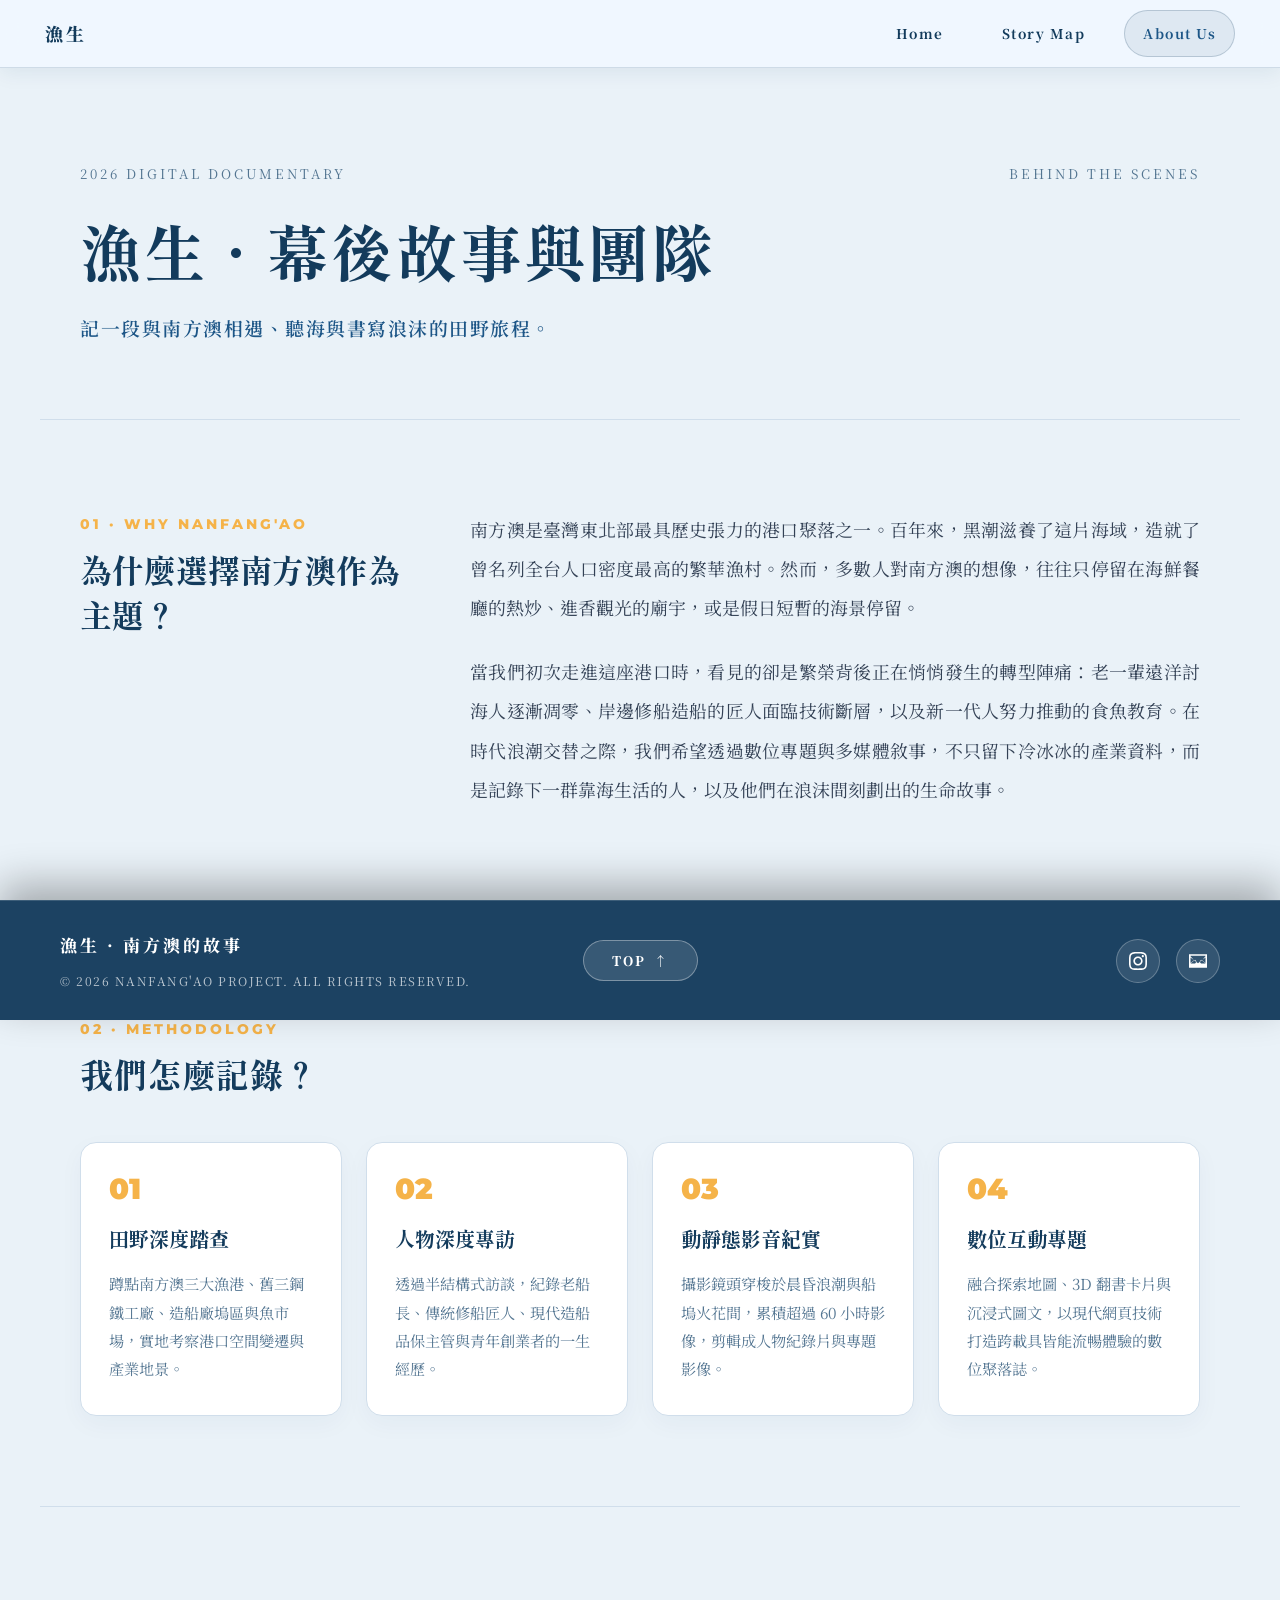
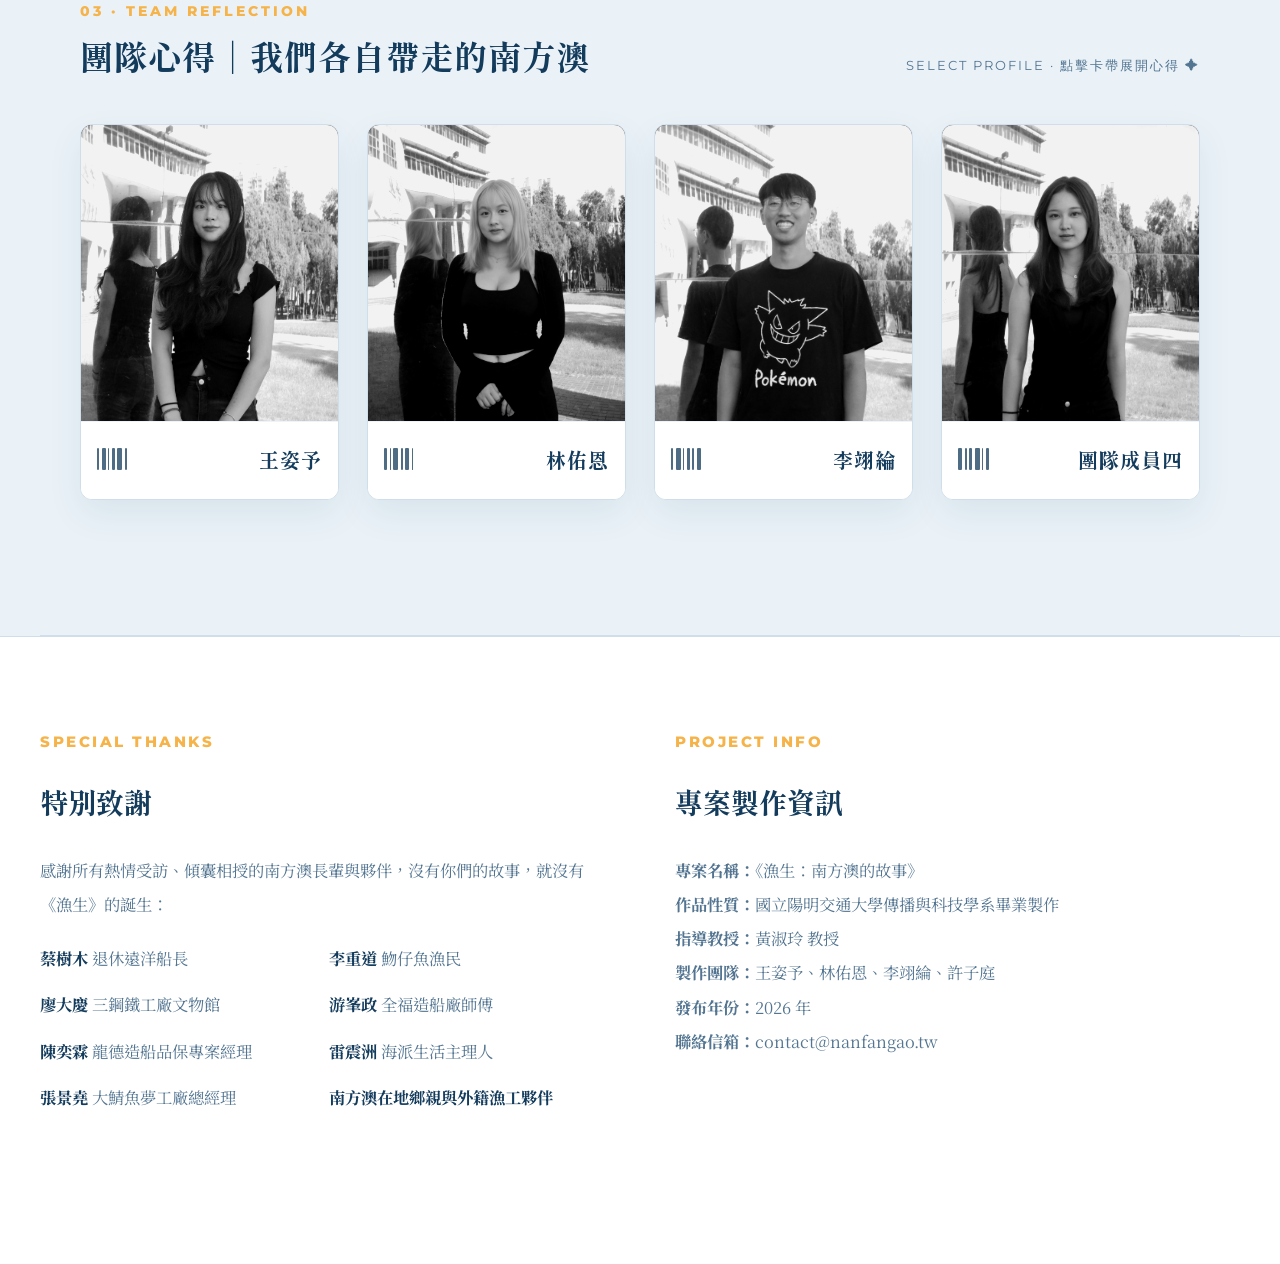
<file: About_us.html>
<!DOCTYPE html>
<html lang="zh-TW">
<head>
    <meta charset="UTF-8">
    <meta name="viewport" content="width=device-width, initial-scale=1.0">
    <title>關於我們｜漁生 · 南方澳的故事</title>
    <!-- Google Fonts -->
    <link rel="preconnect" href="https://fonts.googleapis.com">
    <link rel="preconnect" href="https://fonts.gstatic.com" crossorigin>
    <link href="https://fonts.googleapis.com/css2?family=Montserrat:wght@400;600;700;800;900&family=Noto+Serif+TC:wght@400;600;700;900&family=Shippori+Mincho:wght@700;800&display=swap" rel="stylesheet">

    <style>
        :root {
            --ocean-deep: #133b5c;          /* 核心主色：深海湛藍 */
            --ocean-blue: #1d5687;          /* 亮藍主調 */
            --ocean-soft: #4382b5;          /* 輔助淺藍 */
            --text-main: #133b5c;
            --text-muted: #537591;
            --accent-gold: #f5b349;         /* 統一暖金黃強調色 */
            --ocean-soft-bg: #eaf2f8;       /* 柔和淺海藍底色 */
            --card-bg: #ffffff;
            --text-dark: #1e293b;           /* 正文閱讀深灰黑 */
            --border-soft: #d0deeb;
            --ease-out-expo: cubic-bezier(0.16, 1, 0.3, 1);
        }

        * {
            margin: 0;
            padding: 0;
            box-sizing: border-box;
            font-family: "Noto Serif TC", "Montserrat", serif;
        }

        html {
            scroll-behavior: smooth;
        }

        body {
            background-color: var(--ocean-soft-bg);
            color: var(--text-dark);
            line-height: 2.15;
            overflow-x: hidden;
        }

        /* ===================================================
           🌊 1. 頂部導覽列
           =================================================== */
        .top-notice-bar {
            position: fixed;
            top: 0; left: 0;
            width: 100%; 
            height: 68px;
            background-color: rgba(240, 248, 255, 0.92);
            backdrop-filter: blur(14px);
            border-bottom: 1px solid rgba(19, 59, 92, 0.15);
            display: flex;
            justify-content: space-between;
            align-items: center;
            padding: 0 45px;
            z-index: 100;
            box-shadow: 0 4px 20px rgba(19, 59, 92, 0.08);
        }

        .notice-brand-title {
            font-size: 18px;
            font-weight: 800;
            color: var(--ocean-deep);
            letter-spacing: 3px;
            text-decoration: none;
            cursor: pointer;
            transition: opacity 0.2s ease;
        }

        .notice-brand-title:hover {
            opacity: 0.8;
        }

        .top-nav-links {
            display: flex;
            align-items: center;
            gap: 20px;
        }

        .nav-item-link {
            text-decoration: none;
            color: var(--ocean-deep);
            font-size: 13.5px;
            font-weight: 700;
            letter-spacing: 1.5px;
            padding: 8px 18px;
            border-radius: 25px;
            border: 1px solid transparent;
            transition: all 0.3s var(--ease-out-expo);
        }

        .nav-item-link:hover, .nav-item-link.active {
            background-color: rgba(19, 59, 92, 0.08);
            border-color: rgba(19, 59, 92, 0.2);
            color: var(--ocean-blue);
        }

        /* ===================================================
           🎬 2. 頁面標題
           =================================================== */
        .about-header-section {
            padding: 160px 40px 70px 40px;
            max-width: 1200px;
            margin: 0 auto;
            border-bottom: 1px solid var(--border-soft);
        }

        .editorial-sub-nav {
            display: flex;
            justify-content: space-between;
            align-items: center;
            font-family: 'Montserrat', sans-serif;
            font-size: 0.82rem;
            letter-spacing: 3px;
            color: var(--text-muted);
            text-transform: uppercase;
            margin-bottom: 25px;
        }

        .editorial-page-title {
            font-family: 'Shippori Mincho', "Noto Serif TC", serif;
            font-size: clamp(2.5rem, 4.8vw, 4rem);
            font-weight: 800;
            color: var(--ocean-deep);
            letter-spacing: 0.05em;
            line-height: 1.25;
            margin-bottom: 18px;
        }

        .editorial-page-tagline {
            font-size: 1.18rem;
            color: var(--ocean-blue);
            letter-spacing: 1.5px;
            font-weight: 600;
        }

        /* 通用章節外框 */
        .content-section {
            max-width: 1200px;
            margin: 0 auto;
            padding: 90px 40px;
            border-bottom: 1px solid var(--border-soft);
        }

        .section-header-block {
            margin-bottom: 45px;
        }

        .section-num-tag {
            font-family: 'Montserrat', sans-serif;
            font-size: 0.85rem;
            letter-spacing: 3px;
            color: var(--accent-gold);
            font-weight: 800;
            text-transform: uppercase;
            display: block;
            margin-bottom: 8px;
        }

        .section-main-heading {
            font-family: 'Shippori Mincho', "Noto Serif TC", serif;
            font-size: clamp(1.8rem, 2.6vw, 2.3rem);
            font-weight: 800;
            color: var(--ocean-deep);
            letter-spacing: 0.03em;
            line-height: 1.35;
        }

        /* 01 專案緣起 */
        .statement-layout {
            display: grid;
            grid-template-columns: 320px 1fr;
            gap: 70px;
        }

        .statement-meta h3 {
            font-family: 'Montserrat', sans-serif;
            font-size: 0.95rem;
            font-weight: 800;
            letter-spacing: 3px;
            color: var(--accent-gold);
            text-transform: uppercase;
            margin-bottom: 12px;
        }

        .statement-meta h2 {
            font-family: 'Shippori Mincho', "Noto Serif TC", serif;
            font-size: 2rem;
            font-weight: 800;
            color: var(--ocean-deep);
            line-height: 1.4;
        }

        .statement-body {
            font-size: 1.12rem;
            color: #334155;
            line-height: 2.2;
            text-align: justify;
        }

        .statement-body p {
            margin-bottom: 24px;
        }

        /* 03 記錄方式 */
        .methods-grid {
            display: grid;
            grid-template-columns: repeat(auto-fit, minmax(240px, 1fr));
            gap: 24px;
        }

        .method-item-box {
            background: #ffffff;
            border: 1px solid var(--border-soft);
            border-radius: 16px;
            padding: 32px 28px;
            box-shadow: 0 8px 24px rgba(19, 59, 92, 0.04);
            transition: all 0.35s var(--ease-out-expo);
        }

        .method-item-box:hover {
            transform: translateY(-5px);
            border-color: var(--ocean-blue);
            box-shadow: 0 16px 36px rgba(19, 59, 92, 0.1);
        }

        .method-num {
            font-family: 'Montserrat', sans-serif;
            font-size: 1.8rem;
            font-weight: 900;
            color: var(--accent-gold);
            line-height: 1;
            margin-bottom: 14px;
        }

        .method-title {
            font-family: 'Shippori Mincho', "Noto Serif TC", serif;
            font-size: 1.25rem;
            font-weight: 800;
            color: var(--ocean-deep);
            margin-bottom: 10px;
        }

        .method-desc {
            font-size: 0.95rem;
            color: var(--text-muted);
            line-height: 1.85;
        }

        /* ===================================================
           🎵 05. 團隊心得：卡帶陳列區
           =================================================== */
        .musicbox-grid {
            display: grid;
            grid-template-columns: repeat(4, 1fr);
            gap: 28px;
            margin-bottom: 45px;
        }

        /* 單個卡帶盒子本體 */
        .musicbox-card {
            background: #ffffff;
            border-radius: 12px;
            cursor: pointer;
            position: relative;
            box-shadow: 0 14px 35px rgba(19, 59, 92, 0.08);
            transition: transform 0.45s var(--ease-out-expo), box-shadow 0.45s var(--ease-out-expo);
            user-select: none;
            overflow: hidden;
            border: 1.5px solid var(--border-soft);
        }

        .cassette-case-body {
            display: flex;
            flex-direction: column;
            width: 100%;
            height: 100%;
        }

        .cassette-photo-wrap {
            position: relative;
            width: 100%;
            aspect-ratio: 1 / 1.15;
            background: #09131d;
            overflow: hidden;
        }

        .cassette-photo-wrap img {
            width: 100%;
            height: 100%;
            object-fit: cover;
            filter: grayscale(100%) contrast(1.08) brightness(0.95);
            transition: filter 0.6s var(--ease-out-expo), transform 0.7s var(--ease-out-expo);
        }

        .cassette-bottom-deck {
            padding: 16px 16px 18px 16px;
            background: #ffffff;
            display: flex;
            align-items: center;
            justify-content: space-between;
            border-top: 1px solid #edf3f8;
            transition: background-color 0.3s ease;
        }

        .cassette-barcode {
            display: flex;
            gap: 2.5px;
            align-items: center;
            height: 22px;
            opacity: 0.75;
        }

        .barcode-bar {
            background-color: var(--ocean-deep);
            height: 100%;
            border-radius: 1px;
        }

        .cassette-name-tag {
            text-align: right;
        }

        .name-main {
            font-family: 'Shippori Mincho', "Noto Serif TC", serif;
            font-size: 1.25rem;
            font-weight: 800;
            color: var(--ocean-deep);
            letter-spacing: 1px;
            display: block;
        }

        /* 碰觸與選取 */
        .musicbox-card:hover {
            transform: translateY(-8px);
            box-shadow: 0 22px 45px rgba(19, 59, 92, 0.16);
            border-color: var(--ocean-blue);
        }

        .musicbox-card:hover .cassette-photo-wrap img {
            filter: grayscale(0%) contrast(1.02) brightness(1.02);
            transform: scale(1.05);
        }

        .musicbox-card.active {
            transform: translateY(-8px);
            border-color: var(--ocean-deep);
            box-shadow: 0 0 0 3px var(--accent-gold), 0 22px 50px rgba(19, 59, 92, 0.2);
        }

        .musicbox-card.active .cassette-photo-wrap img {
            filter: grayscale(0%);
        }

        .musicbox-card.active .cassette-bottom-deck {
            background-color: #f7fafd;
        }

        /* 📖 展開的心得筆記面板 (Liner Notes) */
        .liner-notes-viewer {
            display: none;
            background: #ffffff;
            border: 1px solid var(--border-soft);
            border-radius: 20px;
            padding: 55px 65px;
            box-shadow: 0 16px 45px rgba(19, 59, 92, 0.08);
            position: relative;
        }

        .liner-notes-viewer.show {
            display: block;
            animation: notesFadeIn 0.55s var(--ease-out-expo) forwards;
        }

        @keyframes notesFadeIn {
            0% { opacity: 0; transform: translateY(20px); }
            100% { opacity: 1; transform: translateY(0); }
        }

        .viewer-close-btn {
            position: absolute;
            top: 28px;
            right: 32px;
            width: 42px;
            height: 42px;
            border-radius: 50%;
            background: #edf4fa;
            border: none;
            color: var(--ocean-deep);
            font-size: 1.2rem;
            cursor: pointer;
            display: flex;
            justify-content: center;
            align-items: center;
            transition: all 0.25s ease;
        }

        .viewer-close-btn:hover {
            background: var(--ocean-deep);
            color: #ffffff;
            transform: rotate(90deg);
        }

        .notes-meta-bar {
            display: flex;
            align-items: center;
            gap: 12px;
            margin-bottom: 12px;
        }

        .notes-track-no {
            font-family: 'Montserrat', sans-serif;
            font-size: 0.8rem;
            color: var(--accent-gold);
            letter-spacing: 2px;
            font-weight: 800;
        }

        .viewer-header-row {
            display: flex;
            align-items: baseline;
            gap: 18px;
            margin-bottom: 24px;
        }

        .viewer-header-row h3 {
            font-family: 'Shippori Mincho', "Noto Serif TC", serif;
            font-size: 2.3rem;
            font-weight: 800;
            color: var(--ocean-deep);
            letter-spacing: 0.05em;
        }

        .viewer-en-name {
            font-family: 'Montserrat', sans-serif;
            font-size: 1rem;
            color: var(--text-muted);
            letter-spacing: 2px;
            font-weight: 600;
        }

        .viewer-quote-highlight {
            font-family: 'Shippori Mincho', "Noto Serif TC", serif;
            font-size: 1.28rem;
            font-weight: 700;
            color: var(--ocean-deep);
            line-height: 1.75;
            margin-bottom: 28px;
            border-left: 4px solid var(--accent-gold);
            padding-left: 20px;
            letter-spacing: 0.03em;
        }

        .viewer-essay-body {
            font-size: 1.08rem;
            color: #334155;
            line-height: 2.2;
            text-align: justify;
        }

        .viewer-essay-body p {
            margin-bottom: 16px;
        }

        /* 特別鳴謝與專案資訊 */
        .credits-section {
            background: #ffffff;
            border-top: 1px solid var(--border-soft);
            padding: 90px 40px 150px 40px;
        }

        .credits-inner {
            max-width: 1200px;
            margin: 0 auto;
            display: grid;
            grid-template-columns: 1fr 1fr;
            gap: 70px;
        }

        .credits-block h4 {
            font-family: 'Montserrat', sans-serif;
            font-size: 0.92rem;
            font-weight: 800;
            letter-spacing: 2.5px;
            color: var(--accent-gold);
            text-transform: uppercase;
            margin-bottom: 14px;
        }

        .credits-block h3 {
            font-family: 'Shippori Mincho', "Noto Serif TC", serif;
            font-size: 1.75rem;
            font-weight: 800;
            color: var(--ocean-deep);
            margin-bottom: 20px;
        }

        .credits-block p, .credits-list li {
            font-size: 1.02rem;
            color: var(--text-muted);
            line-height: 2.1;
        }

        .credits-list {
            list-style: none;
            display: grid;
            grid-template-columns: repeat(auto-fit, minmax(200px, 1fr));
            gap: 12px;
        }

        .credits-list li strong {
            color: var(--ocean-deep);
            font-weight: 700;
        }

        /* Footer */
        .site-footer {
            position: fixed;
            bottom: 0; 
            left: 0;
            width: 100vw;
            height: 120px;
            background: rgba(19, 59, 92, 0.96);
            backdrop-filter: blur(16px);
            border-top: 1px solid rgba(255, 255, 255, 0.15);
            color: #ffffff;
            display: grid;
            grid-template-columns: 1fr auto 1fr;
            align-items: center;
            padding: 0 60px;
            z-index: 120;
            transform: translateY(100%);
            transition: transform 0.45s cubic-bezier(0.16, 1, 0.3, 1);
            box-shadow: 0 -15px 40px rgba(0, 0, 0, 0.3);
        }

        .site-footer.show {
            transform: translateY(0);
        }

        .footer-left {
            justify-self: start;
        }

        .footer-left h4 {
            font-size: 17px;
            letter-spacing: 3px;
            font-weight: 800;
        }
        .footer-left p {
            font-size: 12px;
            opacity: 0.7;
            letter-spacing: 1.5px;
            margin-top: 4px;
        }

        .footer-center {
            justify-self: center;
        }

        .footer-back-top-btn {
            background: rgba(255, 255, 255, 0.12);
            border: 1px solid rgba(255, 255, 255, 0.35);
            color: #ffffff;
            padding: 10px 28px;
            border-radius: 30px;
            font-size: 13px;
            font-weight: 800;
            letter-spacing: 2px;
            cursor: pointer;
            transition: all 0.3s ease;
            display: flex;
            align-items: center;
            gap: 8px;
        }

        .footer-back-top-btn:hover {
            background: #ffffff;
            color: var(--ocean-deep);
            border-color: #ffffff;
            transform: translateY(-3px);
            box-shadow: 0 8px 25px rgba(255, 255, 255, 0.25);
        }

        .footer-right {
            justify-self: end;
            display: flex;
            align-items: center;
        }

        .footer-social-links {
            display: flex;
            align-items: center;
            gap: 16px;
        }

        .footer-social-btn {
            width: 44px;
            height: 44px;
            border-radius: 50%;
            background: rgba(255, 255, 255, 0.1);
            border: 1px solid rgba(255, 255, 255, 0.25);
            display: flex;
            justify-content: center;
            align-items: center;
            color: #ffffff;
            text-decoration: none;
            transition: all 0.3s ease;
        }

        .footer-social-btn svg {
            width: 18px;
            height: 18px;
            fill: currentColor;
        }

        .footer-social-btn:hover {
            background: #ffffff;
            color: var(--ocean-deep);
            border-color: #ffffff;
            transform: translateY(-4px);
            box-shadow: 0 8px 20px rgba(255, 255, 255, 0.2);
        }

        /* 響應式調整 */
        @media (max-width: 1080px) {
            .musicbox-grid {
                grid-template-columns: repeat(2, 1fr);
                gap: 24px;
            }
        }

        @media (max-width: 950px) {
            .top-notice-bar {
                padding: 0 20px;
            }
            .about-header-section {
                padding: 120px 20px 50px 20px;
            }
            .content-section {
                padding: 60px 20px;
            }
            .statement-layout {
                grid-template-columns: 1fr;
                gap: 30px;
            }
            .liner-notes-viewer {
                padding: 35px 24px;
            }
            .credits-inner {
                grid-template-columns: 1fr;
                gap: 40px;
            }
            .credits-section {
                padding: 60px 20px 140px 20px;
            }
            .site-footer {
                grid-template-columns: 1fr;
                gap: 16px;
                height: auto;
                padding: 24px 20px;
                text-align: center;
            }
            .footer-left, .footer-center, .footer-right {
                justify-self: center;
            }
        }

        @media (max-width: 580px) {
            .musicbox-grid {
                grid-template-columns: 1fr;
            }
        }
    </style>
</head>
<body>

    <!-- 🌊 頂部導覽列 -->
    <nav class="top-notice-bar">
        <a href="index.html" class="notice-brand-title" id="navBrandLogo">漁生</a>
        <div class="top-nav-links">
            <a href="index.html" class="nav-item-link">Home</a>
            <a href="storymap.html" class="nav-item-link">Story Map</a>
            <a href="about.html" class="nav-item-link active">About Us</a>
        </div>
    </nav>

    <!-- 🎬 人文刊物頁首 -->
    <header class="about-header-section" id="aboutTop">
        <div class="editorial-sub-nav">
            <span>2026 DIGITAL DOCUMENTARY</span>
            <span>BEHIND THE SCENES </span>
        </div>
        <h1 class="editorial-page-title">漁生 · 幕後故事與團隊</h1>
        <p class="editorial-page-tagline">記一段與南方澳相遇、聽海與書寫浪沫的田野旅程。</p>
    </header>

    <!-- 01｜為什麼選擇南方澳作為主題？ -->
    <section class="content-section">
        <div class="statement-layout">
            <div class="statement-meta">
                <span class="section-num-tag">01 · Why Nanfang'ao</span>
                <h2>為什麼選擇南方澳作為主題？</h2>
            </div>
            <div class="statement-body">
                <p>
                    南方澳是臺灣東北部最具歷史張力的港口聚落之一。百年來，黑潮滋養了這片海域，造就了曾名列全台人口密度最高的繁華漁村。然而，多數人對南方澳的想像，往往只停留在海鮮餐廳的熱炒、進香觀光的廟宇，或是假日短暫的海景停留。
                </p>
                <p>
                    當我們初次走進這座港口時，看見的卻是繁榮背後正在悄悄發生的轉型陣痛：老一輩遠洋討海人逐漸凋零、岸邊修船造船的匠人面臨技術斷層，以及新一代人努力推動的食魚教育。在時代浪潮交替之際，我們希望透過數位專題與多媒體敘事，不只留下冷冰冰的產業資料，而是記錄下一群靠海生活的人，以及他們在浪沫間刻劃出的生命故事。
                </p>
            </div>
        </div>
    </section>

    <!-- 02｜我們怎麼記錄？（已移除街訪，保留四大專業維度） -->
    <section class="content-section">
        <div class="section-header-block">
            <span class="section-num-tag">02 · Methodology</span>
            <h2 class="section-main-heading">我們怎麼記錄？</h2>
        </div>
        <div class="methods-grid">
            <div class="method-item-box">
                <div class="method-num">01</div>
                <div class="method-title">田野深度踏查</div>
                <div class="method-desc">蹲點南方澳三大漁港、舊三鋼鐵工廠、造船廠塢區與魚市場，實地考察港口空間變遷與產業地景。</div>
            </div>

            <div class="method-item-box">
                <div class="method-num">02</div>
                <div class="method-title">人物深度專訪</div>
                <div class="method-desc">透過半結構式訪談，紀錄老船長、傳統修船匠人、現代造船品保主管與青年創業者的一生經歷。</div>
            </div>

            <div class="method-item-box">
                <div class="method-num">03</div>
                <div class="method-title">動靜態影音紀實</div>
                <div class="method-desc">攝影鏡頭穿梭於晨昏浪潮與船塢火花間，累積超過 60 小時影像，剪輯成人物紀錄片與專題影像。</div>
            </div>

            <div class="method-item-box">
                <div class="method-num">04</div>
                <div class="method-title">數位互動專題</div>
                <div class="method-desc">融合探索地圖、3D 翻書卡片與沉浸式圖文，以現代網頁技術打造跨載具皆能流暢體驗的數位聚落誌。</div>
            </div>
        </div>
    </section>

    <!-- 03｜團隊心得｜我們各自帶走的南方澳 (純淨卡帶設計) -->
    <section class="content-section" id="teamSection">
        <div class="section-header-block" style="display: flex; justify-content: space-between; align-items: flex-end;">
            <div>
                <span class="section-num-tag">03 · Team Reflection</span>
                <h2 class="section-main-heading">團隊心得｜我們各自帶走的南方澳</h2>
            </div>
            <div style="font-family: 'Montserrat', sans-serif; font-size: 0.82rem; letter-spacing: 2px; color: var(--text-muted); text-transform: uppercase;">
                SELECT PROFILE · 點擊卡帶展開心得 ✦
            </div>
        </div>

        <!-- 4 人音樂盒方格 -->
        <div class="musicbox-grid">
            
            <!-- 卡帶 1：王姿予 -->
            <div class="musicbox-card" data-index="0">
                <div class="cassette-case-body">
                    <div class="cassette-photo-wrap">
                        <img src="image/IMG_8193.jpg" onerror="this.src='https://images.unsplash.com/photo-1534528741775-53994a69daeb?auto=format&fit=crop&w=600&q=80'" alt="王姿予">
                    </div>
                    <div class="cassette-bottom-deck">
                        <div class="cassette-barcode">
                            <div class="barcode-bar" style="width: 2px;"></div>
                            <div class="barcode-bar" style="width: 4px;"></div>
                            <div class="barcode-bar" style="width: 1px;"></div>
                            <div class="barcode-bar" style="width: 3px;"></div>
                            <div class="barcode-bar" style="width: 5px;"></div>
                            <div class="barcode-bar" style="width: 2px;"></div>
                        </div>
                        <div class="cassette-name-tag">
                            <span class="name-main">王姿予</span>
                        </div>
                    </div>
                </div>
            </div>

            <!-- 卡帶 2：林佑恩 -->
            <div class="musicbox-card" data-index="1">
                <div class="cassette-case-body">
                    <div class="cassette-photo-wrap">
                        <img src="image/林佑恩_1.jpg" onerror="this.src='https://images.unsplash.com/photo-1507003211169-0a1dd7228f2d?auto=format&fit=crop&w=600&q=80'" alt="林佑恩">
                    </div>
                    <div class="cassette-bottom-deck">
                        <div class="cassette-barcode">
                            <div class="barcode-bar" style="width: 3px;"></div>
                            <div class="barcode-bar" style="width: 1px;"></div>
                            <div class="barcode-bar" style="width: 5px;"></div>
                            <div class="barcode-bar" style="width: 2px;"></div>
                            <div class="barcode-bar" style="width: 4px;"></div>
                            <div class="barcode-bar" style="width: 1px;"></div>
                        </div>
                        <div class="cassette-name-tag">
                            <span class="name-main">林佑恩</span>
                        </div>
                    </div>
                </div>
            </div>

            <!-- 卡帶 3：李翊綸 -->
            <div class="musicbox-card" data-index="2">
                <div class="cassette-case-body">
                    <div class="cassette-photo-wrap">
                        <img src="image/李翊綸_1.jpg" onerror="this.src='https://images.unsplash.com/photo-1500648767791-00dcc994a43e?auto=format&fit=crop&w=600&q=80'" alt="李翊綸">
                    </div>
                    <div class="cassette-bottom-deck">
                        <div class="cassette-barcode">
                            <div class="barcode-bar" style="width: 2px;"></div>
                            <div class="barcode-bar" style="width: 5px;"></div>
                            <div class="barcode-bar" style="width: 1px;"></div>
                            <div class="barcode-bar" style="width: 3px;"></div>
                            <div class="barcode-bar" style="width: 2px;"></div>
                            <div class="barcode-bar" style="width: 4px;"></div>
                        </div>
                        <div class="cassette-name-tag">
                            <span class="name-main">李翊綸</span>
                        </div>
                    </div>
                </div>
            </div>

            <!-- 卡帶 4：第四位同學 -->
            <div class="musicbox-card" data-index="3">
                <div class="cassette-case-body">
                    <div class="cassette-photo-wrap">
                        <img src="image/許子庭_1.jpg" onerror="this.src='https://images.unsplash.com/photo-1494790108377-be9c29b29330?auto=format&fit=crop&w=600&q=80'" alt="團隊成員四">
                    </div>
                    <div class="cassette-bottom-deck">
                        <div class="cassette-barcode">
                            <div class="barcode-bar" style="width: 4px;"></div>
                            <div class="barcode-bar" style="width: 2px;"></div>
                            <div class="barcode-bar" style="width: 3px;"></div>
                            <div class="barcode-bar" style="width: 5px;"></div>
                            <div class="barcode-bar" style="width: 1px;"></div>
                            <div class="barcode-bar" style="width: 3px;"></div>
                        </div>
                        <div class="cassette-name-tag">
                            <span class="name-main">團隊成員四</span>
                        </div>
                    </div>
                </div>
            </div>

        </div>

        <!-- 📖 點擊後下方展開的專屬訪談心聲 (Liner Notes) -->
        <article class="liner-notes-viewer" id="linerNotesViewer">
            <button class="viewer-close-btn" id="viewerCloseBtn" title="關閉">✕</button>
            <div class="notes-meta-bar">
                <span class="notes-track-no" id="viewerTrack">NOTE 01</span>
            </div>
            <div class="viewer-header-row">
                <h3 id="viewerName">成員姓名</h3>
                <span class="viewer-en-name" id="viewerEnName">ENGLISH NAME</span>
            </div>
            <div class="viewer-quote-highlight" id="viewerQuote">
                「核心金句」
            </div>
            <div class="viewer-essay-body" id="viewerEssay">
                <!-- 動態注入文章內容 -->
            </div>
        </article>
    </section>

    <!-- 特別致謝與製作資訊 -->
    <section class="credits-section">
        <div class="credits-inner">
            <div class="credits-block">
                <h4>Special Thanks</h4>
                <h3>特別致謝</h3>
                <p style="margin-bottom: 20px;">感謝所有熱情受訪、傾囊相授的南方澳長輩與夥伴，沒有你們的故事，就沒有《漁生》的誕生：</p>
                <ul class="credits-list">
                    <li><strong>蔡樹木</strong> 退休遠洋船長</li>
                    <li><strong>李重道</strong> 魩仔魚漁民</li>
                    <li><strong>廖大慶</strong> 三鋼鐵工廠文物館</li>
                    <li><strong>游峯政</strong> 全福造船廠師傅</li>
                    <li><strong>陳奕霖</strong> 龍德造船品保專案經理</li>
                    <li><strong>雷震洲</strong> 海派生活主理人</li>
                    <li><strong>張景堯</strong> 大鯖魚夢工廠總經理</li>
                    <li><strong>南方澳在地鄉親與外籍漁工夥伴</strong></li>
                </ul>
            </div>

            <div class="credits-block">
                <h4>Project Info</h4>
                <h3>專案製作資訊</h3>
                <p>
                    <strong>專案名稱：</strong>《漁生：南方澳的故事》<br>
                    <strong>作品性質：</strong>國立陽明交通大學傳播與科技學系畢業製作<br>
                    <strong>指導教授：</strong>黃淑玲 教授<br>
                    <strong>製作團隊：</strong>王姿予、林佑恩、李翊綸、許子庭<br>
                    <strong>發布年份：</strong>2026 年<br>
                    <strong>聯絡信箱：</strong>contact@nanfangao.tw
                </p>
            </div>
        </div>
    </section>

    <!-- ⚓ 滑到底部升起的 Footer -->
    <footer class="site-footer" id="siteFooter">
        <div class="footer-left">
            <h4>漁生 · 南方澳的故事</h4>
            <p>© 2026 NANFANG'AO PROJECT. ALL RIGHTS RESERVED.</p>
        </div>

        <div class="footer-center">
            <button class="footer-back-top-btn" id="backToTopBtn">
                <span>TOP</span>
                <span>↑</span>
            </button>
        </div>
        
        <div class="footer-right">
            <div class="footer-social-links">
                <a href="https://instagram.com" target="_blank" rel="noopener noreferrer" class="footer-social-btn" title="Instagram">
                    <svg viewBox="0 0 24 24">
                        <path d="M12 2.163c3.204 0 3.584.012 4.85.07 3.252.148 4.771 1.691 4.919 4.919.058 1.265.069 1.645.069 4.849 0 3.205-.012 3.584-.069 4.849-.149 3.225-1.664 4.771-4.919 4.919-1.266.058-1.644.07-4.85.07-3.204 0-3.584-.012-4.849-.07-3.26-.149-4.771-1.699-4.919-4.92-.058-1.265-.07-1.644-.07-4.849 0-3.204.013-3.583.07-4.849.149-3.227 1.664-4.771 4.919-4.919 1.266-.057 1.645-.069 4.849-.069zm0-2.163c-3.259 0-3.667.014-4.947.072-4.358.2-6.78 2.618-6.98 6.98-.059 1.281-.073 1.689-.073 4.948 0 3.259.014 3.668.072 4.948.2 4.358 2.618 6.78 6.98 6.98 1.281.058 1.689.072 4.948.072 3.259 0 3.668-.014 4.948-.072 4.354-.2 6.782-2.618 6.979-6.98.059-1.28.073-1.689.073-4.948 0-3.259-.014-3.667-.072-4.947-.196-4.354-2.617-6.78-6.979-6.98-1.281-.059-1.69-.073-4.949-.073zm0 5.838c-3.403 0-6.162 2.759-6.162 6.162s2.759 6.163 6.162 6.163 6.162-2.759 6.162-6.163c0-3.403-2.759-6.162-6.162-6.162zm0 10.162c-2.209 0-4-1.79-4-4 0-2.209 1.791-4 4-4s4 1.791 4 4c0 2.21-1.791 4-4 4zm6.406-11.845c-.796 0-1.441.645-1.441 1.44s.645 1.44 1.441 1.44c.795 0 1.439-.645 1.439-1.44s-.644-1.44-1.439-1.44z"/>
                    </svg>
                </a>

                <a href="mailto:contact@nanfangao.tw" class="footer-social-btn" title="聯絡信箱">
                    <svg viewBox="0 0 24 24">
                        <path d="M0 3v18h24v-18h-24zm6.623 7.929l-4.623 3.771v-9.14l4.623 5.369zm3.456 2.071l-1.929 2.257h-6.15l6.079-4.965 2 2.708zm4.042 0l2-2.708 6.079 4.965h-6.15l-1.929-2.257zm3.456-2.071l4.423-5.369v9.14l-4.423-3.771zm-15.577-5.929h20v2.443l-10 7.557-10-7.557v-2.443z"/>
                    </svg>
                </a>
            </div>
        </div>
    </footer>

    <!-- JavaScript：卡帶點擊展開心得 ＋ 回頂端與 Footer 監聽 -->
    <script>
        // 1. 點擊 Logo 回頂端
        const navBrandLogo = document.getElementById('navBrandLogo');
        navBrandLogo.addEventListener('click', (e) => {
            e.preventDefault();
            window.scrollTo({ top: 0, behavior: 'smooth' });
        });

        // 2. 成員心得資料庫（純淨版：無工作內容介紹）
        const memberNotesData = [
            {
                name: "王姿予",
                enName: "WANG, ZI-YU",
                track: "MEMBER 01",
                quote: "「把海風的聲音與職人的雙手，化為螢幕上跳動的代碼與記憶。」",
                essay: `
                    <p>在這次專題中，我主要負責網頁的互動架構、視覺呈現與採訪文字整理。從最初一張張泛黃的老照片，到最後一行行刻劃出的地圖路徑與捲動體驗，這趟畢製旅程讓我重新理解了「傳播」的意義。</p>
                    <p>在田野調查的過程裡，最觸動我的是受訪阿伯們那雙佈滿老繭的雙手與爽朗的笑聲。他們說得雲淡風輕，背後卻是一輩子的風浪與堅持。希望每一個點進《漁生》的讀者，都能透過這個網頁，看見那些不該被遺忘的南方澳日常。</p>
                `
            },
            {
                name: "林佑恩",
                enName: "LIN, YU-EN",
                track: "MEMBER 02",
                quote: "「在鐵聲與敲打聲之中，我聽見了一個時代的厚度。」",
                essay: `
                    <p>走訪三鋼鐵工廠與全福造船廠的訪談時，空氣中總是瀰漫著柴油與樹脂的氣味。每一台機器、每一片鋼板背後，都藏著師傅們數十年的青春。</p>
                    <p>做畢製的這一年裡，我學會了放慢腳步去傾聽。那些在教科書上看不見的產業轉型，就真實發生在南方澳的巷弄裡。能用文字記錄下游師傅、陳經理的故事，是我大學四年最珍貴的收穫。</p>
                `
            },
            {
                name: "李翊綸",
                enName: "LEE, YI-LUN",
                track: "MEMBER 03",
                quote: "「海味不只是舌尖上的滋味，更是人與海洋相處的智慧。」",
                essay: `
                    <p>在食物篇的採訪中，無論是海派生活雷哥推動的新討海運動，還是大鯖魚夢工廠三代人的轉型實驗，都讓我看見南方澳持續向前走的生命力。</p>
                    <p>每一次架起攝影機、按下快門，我都期盼能真實捕捉受訪者眼中對這片海的熱愛。這份專題讓我明白，文化傳承不只是守舊，更是勇於為地方尋找下一種可能。</p>
                `
            },
            {
                name: "許子庭",
                enName: "XU, TZU-TING",
                track: "MEMBER 04",
                quote: "「我們帶著相機而來，最後帶著對海洋與勞動者的敬意離開。」",
                essay: `
                    <p>在無數個凌晨趕往南方澳魚市場的日子裡，我看見了城市的另一種節奏。在漁船進出、叫賣聲此起彼落的港邊，所有人都專注於當下的生活。</p>
                    <p>這份畢業製作是我們四個人共同碰撞、討論、修改無數次的心血結晶。感謝這段時光，讓我們能在南方澳的潮起潮落中，找到自己看待世界的新視角。</p>
                `
            }
        ];

        // 3. 點擊卡帶觸發選中與展開心得
        const musicCards = document.querySelectorAll('.musicbox-card');
        const notesViewer = document.getElementById('linerNotesViewer');
        const viewerCloseBtn = document.getElementById('viewerCloseBtn');
        const viewerName = document.getElementById('viewerName');
        const viewerEnName = document.getElementById('viewerEnName');
        const viewerTrack = document.getElementById('viewerTrack');
        const viewerQuote = document.getElementById('viewerQuote');
        const viewerEssay = document.getElementById('viewerEssay');

        let currentActiveIndex = -1;

        musicCards.forEach(card => {
            card.addEventListener('click', () => {
                const index = parseInt(card.getAttribute('data-index'));

                // 點擊同一個卡帶則收起關閉
                if (currentActiveIndex === index && notesViewer.classList.contains('show')) {
                    closeViewer();
                    return;
                }

                musicCards.forEach(c => c.classList.remove('active'));
                card.classList.add('active');

                // 注入心得資料
                const data = memberNotesData[index];
                viewerName.textContent = data.name;
                viewerEnName.textContent = data.enName;
                viewerTrack.textContent = data.track;
                viewerQuote.textContent = data.quote;
                viewerEssay.innerHTML = data.essay;

                notesViewer.classList.remove('show');
                void notesViewer.offsetWidth; // 強制重繪
                notesViewer.classList.add('show');

                currentActiveIndex = index;

                // 平滑微滾動至心得視窗
                setTimeout(() => {
                    const rect = notesViewer.getBoundingClientRect();
                    if (rect.top < 90 || rect.bottom > window.innerHeight) {
                        notesViewer.scrollIntoView({ behavior: 'smooth', block: 'nearest' });
                    }
                }, 100);
            });
        });

        function closeViewer() {
            notesViewer.classList.remove('show');
            musicCards.forEach(c => c.classList.remove('active'));
            currentActiveIndex = -1;
        }

        viewerCloseBtn.addEventListener('click', closeViewer);

        // 4. Footer 滾動彈出與 TOP 按鈕
        const siteFooter = document.getElementById('siteFooter');
        const backToTopBtn = document.getElementById('backToTopBtn');

        window.addEventListener('scroll', () => {
            const scrollPosition = window.innerHeight + window.pageYOffset;
            const threshold = document.documentElement.scrollHeight - 80;

            if (scrollPosition >= threshold) {
                siteFooter.classList.add('show');
            } else {
                siteFooter.classList.remove('show');
            }
        }, { passive: true });

        backToTopBtn.addEventListener('click', () => {
            window.scrollTo({ top: 0, behavior: 'smooth' });
        });
    </script>
</body>
</html>
</file>
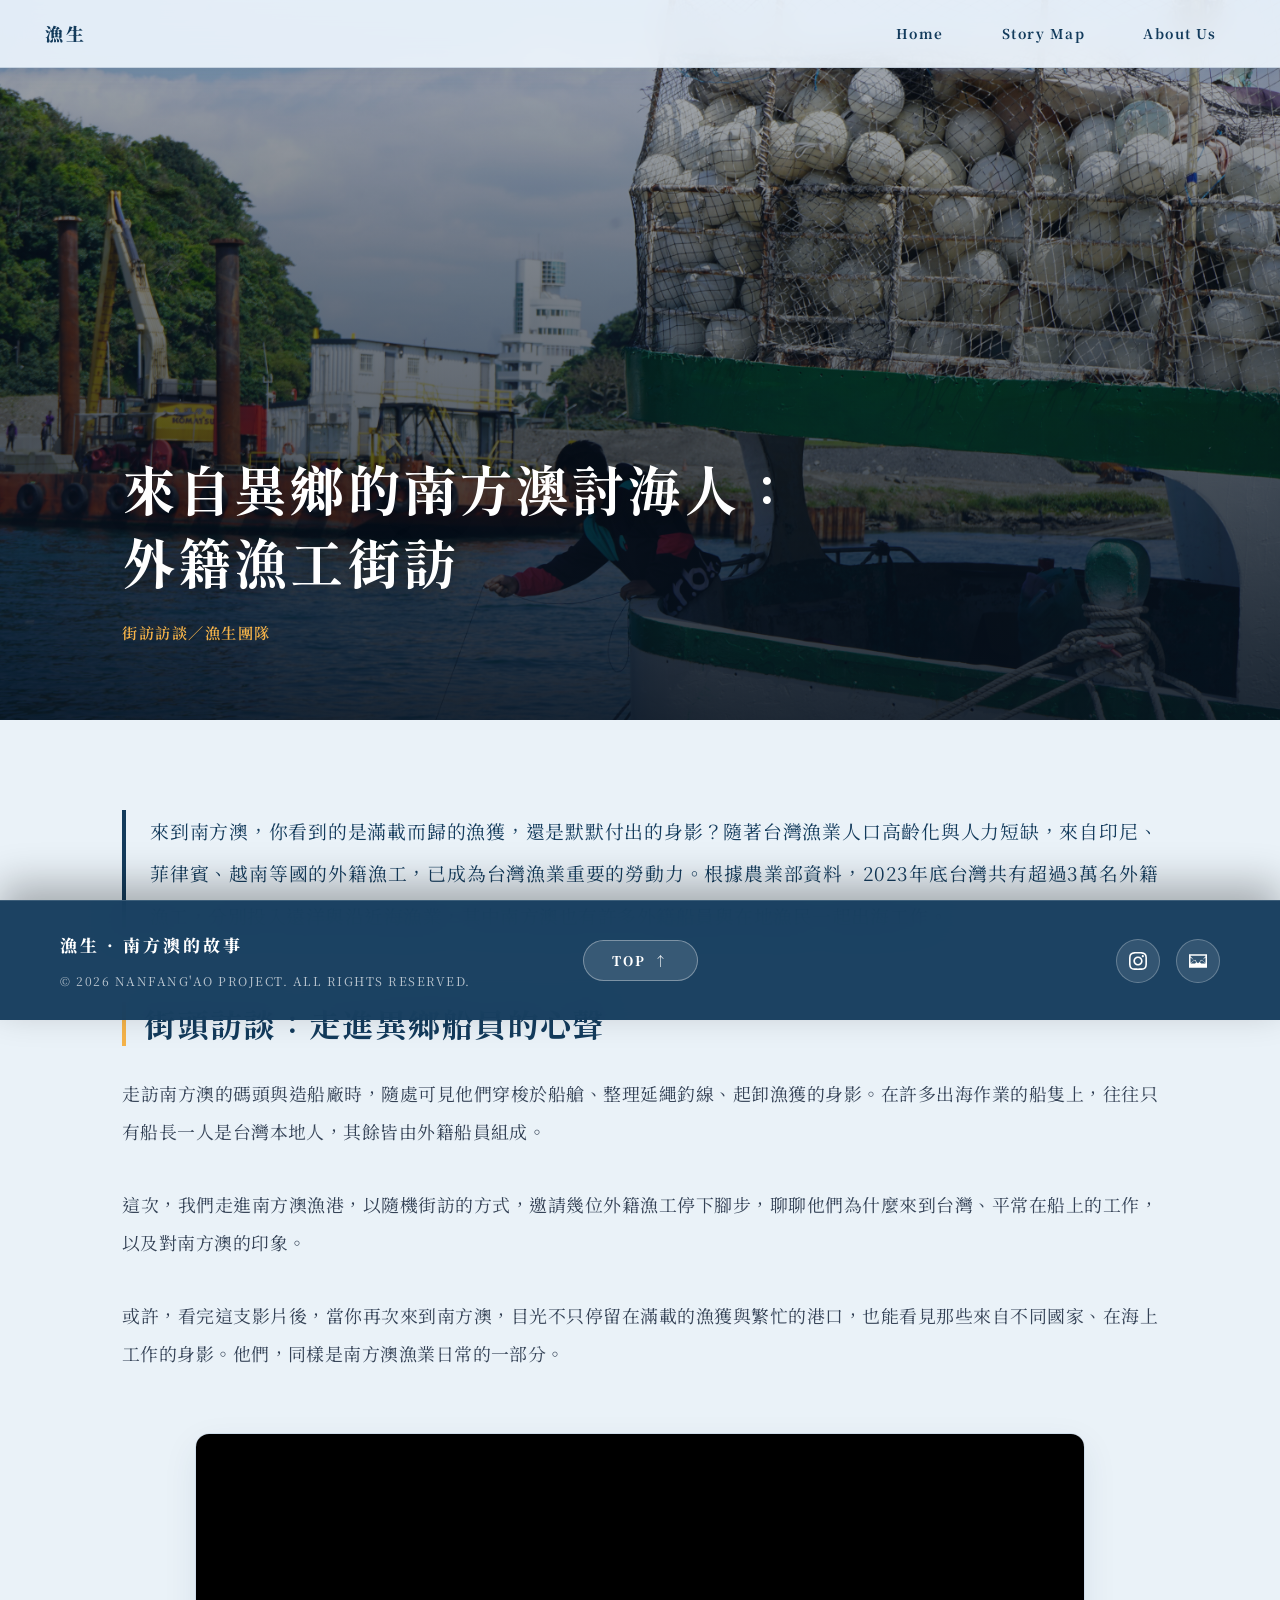
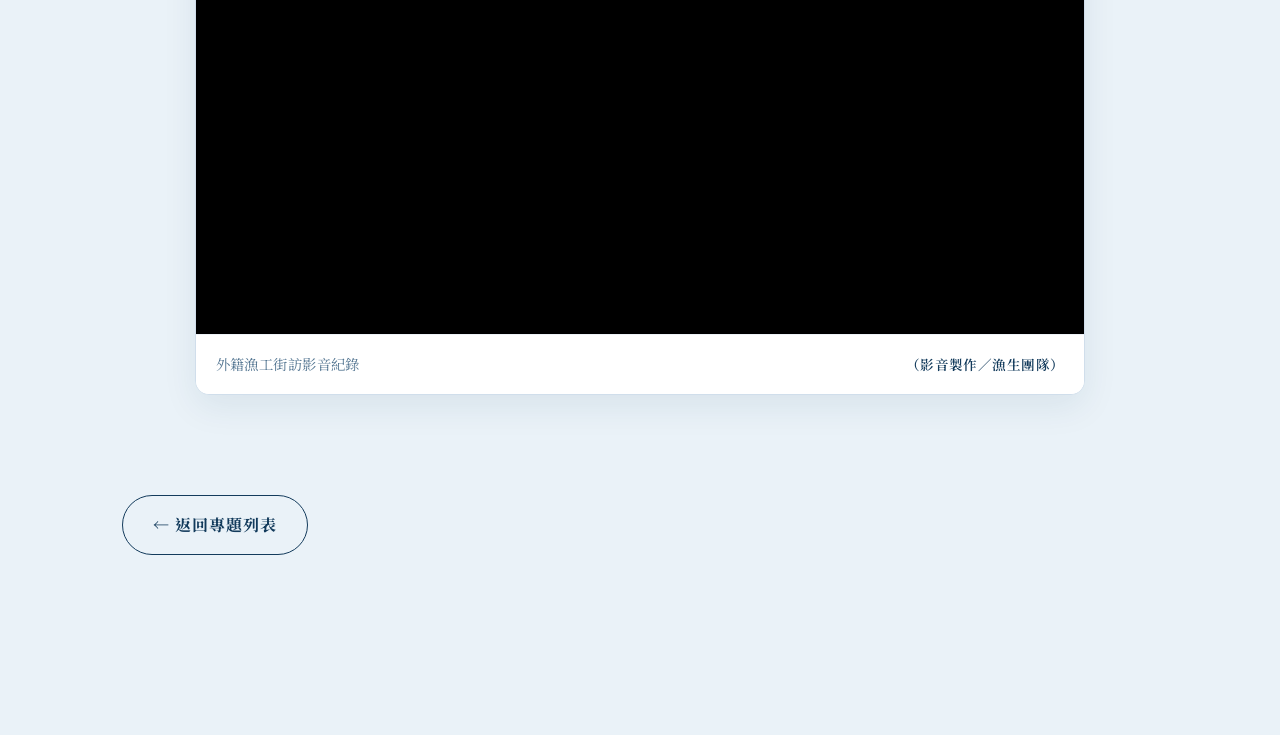
<file: ch1-3.html>
<!DOCTYPE html>
<html lang="zh-TW">
<head>
    <meta charset="UTF-8">
    <meta name="viewport" content="width=device-width, initial-scale=1.0">
    <title>來自異鄉的南方澳討海人：外籍漁工街訪｜漁生</title>
    <!-- Google Fonts -->
    <link rel="preconnect" href="https://fonts.googleapis.com">
    <link rel="preconnect" href="https://fonts.gstatic.com" crossorigin>
    <link href="https://fonts.googleapis.com/css2?family=Montserrat:wght@400;600;700;800;900&family=Noto+Serif+TC:wght@400;600;700;900&family=Shippori+Mincho:wght@700;800&display=swap" rel="stylesheet">

    <style>
        :root {
            --ocean-deep: #133b5c;          /* 核心主色：深海湛藍 */
            --ocean-blue: #1d5687;          /* 亮藍主調 */
            --ocean-soft: #4382b5;          /* 輔助淺藍 */
            --text-main: #133b5c;
            --text-muted: #537591;
            --accent-gold: #f5b349;         /* 統一暖金黃強調色 */
            --ocean-soft-bg: #eaf2f8;       /* 柔和淺海藍底色 */
            --text-dark: #1e293b;           /* 正文閱讀深灰黑 */
            --border-soft: #d0deeb;
        }

        * {
            margin: 0;
            padding: 0;
            box-sizing: border-box;
            font-family: "Noto Serif TC", "Montserrat", serif;
        }

        html {
            scroll-behavior: smooth;
        }

        body {
            background-color: var(--ocean-soft-bg);
            color: var(--text-dark);
            line-height: 2.15;
            overflow-x: hidden;
        }

        /* ===================================================
           🌊 1. 頂部導覽列
           =================================================== */
        .top-notice-bar {
            position: fixed;
            top: 0; left: 0;
            width: 100%; 
            height: 68px;
            background-color: rgba(240, 248, 255, 0.9);
            backdrop-filter: blur(14px);
            border-bottom: 1px solid rgba(19, 59, 92, 0.15);
            display: flex;
            justify-content: space-between;
            align-items: center;
            padding: 0 45px;
            z-index: 100;
            box-shadow: 0 4px 20px rgba(19, 59, 92, 0.08);
        }

        .notice-brand-title {
            font-size: 18px;
            font-weight: 800;
            color: var(--ocean-deep);
            letter-spacing: 3px;
            text-decoration: none;
            cursor: pointer;
            transition: opacity 0.2s ease;
        }

        .notice-brand-title:hover {
            opacity: 0.8;
        }

        .top-nav-links {
            display: flex;
            align-items: center;
            gap: 20px;
        }

        .nav-item-link {
            text-decoration: none;
            color: var(--ocean-deep);
            font-size: 13.5px;
            font-weight: 700;
            letter-spacing: 1.5px;
            padding: 8px 18px;
            border-radius: 25px;
            border: 1px solid transparent;
            transition: all 0.25s ease;
        }

        .nav-item-link:hover, .nav-item-link.active {
            background-color: rgba(19, 59, 92, 0.08);
            border-color: rgba(19, 59, 92, 0.2);
            color: var(--ocean-blue);
        }

        /* ===================================================
           🎬 2. 文章滿版封面 (Hero Cover)
           =================================================== */
        .article-hero {
            position: relative;
            width: 100vw;
            height: 80vh;
            min-height: 500px;
            display: flex;
            align-items: flex-end;
            background: linear-gradient(180deg, rgba(6, 17, 30, 0.3) 0%, rgba(6, 17, 30, 0.88) 100%),
                        url('image/ch1-7.JPG') center/cover no-repeat;
            padding-bottom: 70px;
        }

        .article-hero-container {
            max-width: 1100px;
            margin: 0 auto;
            padding: 0 32px;
            width: 100%;
            color: #ffffff;
        }

        .article-main-title {
            font-family: 'Shippori Mincho', "Noto Serif TC", serif;
            font-size: clamp(2rem, 4.2vw, 3.4rem);
            font-weight: 800;
            line-height: 1.35;
            letter-spacing: 0.04em;
            margin-bottom: 20px;
            text-shadow: 0 4px 20px rgba(0, 0, 0, 0.4);
        }

        .article-meta {
            display: flex;
            align-items: center;
            gap: 24px;
            font-size: 0.95rem;
            color: var(--accent-gold);
            letter-spacing: 1.5px;
            font-weight: 600;
        }

        .article-meta span {
            display: flex;
            align-items: center;
            gap: 6px;
        }

        /* ===================================================
           📖 3. 專題正文排版（寬版 1100px）
           =================================================== */
        .article-body-wrapper {
            max-width: 1100px;
            margin: 0 auto;
            padding: 90px 32px 180px 32px;
        }

        /* 引言段落（深海藍左線） */
        .article-lead-intro {
            font-size: 1.18rem;
            line-height: 2.25;
            color: var(--ocean-deep);
            margin-bottom: 50px;
            letter-spacing: 0.025em;
            text-align: justify;
            border-left: 4px solid var(--ocean-deep);
            padding-left: 24px;
        }

        .article-p {
            font-size: 1.12rem;
            color: #334155;
            margin-bottom: 34px;
            letter-spacing: 0.025em;
            text-align: justify;
        }

        /* 段落小標題（左側暖金黃色線條） */
        .article-sub-heading {
            font-family: 'Shippori Mincho', "Noto Serif TC", serif;
            font-size: clamp(1.6rem, 2.5vw, 2.05rem);
            font-weight: 800;
            color: var(--ocean-deep);
            margin: 65px 0 28px 0;
            letter-spacing: 0.03em;
            line-height: 1.35;
            border-left: 4px solid var(--accent-gold);
            padding-left: 18px;
        }

        /* 文章中引述的話（純文字無邊框，微縮字體） */
        .article-pure-quote {
            margin: 40px 0;
            font-family: 'Shippori Mincho', "Noto Serif TC", serif;
            font-size: clamp(1.15rem, 1.8vw, 1.35rem);
            font-weight: 700;
            color: var(--ocean-deep);
            line-height: 1.8;
            letter-spacing: 0.04em;
            text-align: left;
            opacity: 0.95;
        }

        /* 🎥 嵌入街訪影片專屬方框 */
        .featured-video-card {
            margin: 60px auto 40px auto;
            max-width: 86%;
            background: #ffffff;
            border-radius: 14px;
            border: 1px solid var(--border-soft);
            overflow: hidden;
            box-shadow: 0 12px 35px rgba(19, 59, 92, 0.08);
        }

        .video-embed-wrapper {
            position: relative;
            width: 100%;
            padding-bottom: 56.25%; /* 16:9 比例 */
            height: 0;
            background-color: #000000;
        }

        .video-embed-wrapper iframe {
            position: absolute;
            top: 0;
            left: 0;
            width: 100%;
            height: 100%;
            border: 0;
        }

        .video-card-caption {
            padding: 14px 20px;
            font-size: 0.9rem;
            color: var(--text-muted);
            background: #ffffff;
            border-top: 1px solid #edf2f7;
            display: flex;
            justify-content: space-between;
            align-items: center;
            letter-spacing: 0.03em;
        }

        .caption-photographer {
            color: var(--ocean-deep);
            font-weight: 600;
            font-size: 0.85rem;
        }

        /* 返回專題列表按鈕 */
        .back-to-stories-btn {
            display: inline-flex;
            align-items: center;
            gap: 10px;
            margin-top: 60px;
            text-decoration: none;
            color: var(--ocean-deep);
            font-weight: 700;
            letter-spacing: 1px;
            border: 1px solid var(--ocean-deep);
            padding: 12px 30px;
            border-radius: 30px;
            transition: all 0.3s ease;
        }

        .back-to-stories-btn:hover {
            background-color: var(--ocean-deep);
            color: #ffffff;
            transform: translateX(-4px);
        }

        /* ===================================================
           ⚓ 4. 滑到底部升起的 Footer (三欄平衡：TOP 置中)
           =================================================== */
        .site-footer {
            position: fixed;
            bottom: 0; 
            left: 0;
            width: 100vw;
            height: 120px;
            background: rgba(19, 59, 92, 0.96);
            backdrop-filter: blur(16px);
            border-top: 1px solid rgba(255, 255, 255, 0.15);
            color: #ffffff;
            display: grid;
            grid-template-columns: 1fr auto 1fr;
            align-items: center;
            padding: 0 60px;
            z-index: 120;
            transform: translateY(100%);
            transition: transform 0.45s cubic-bezier(0.16, 1, 0.3, 1);
            box-shadow: 0 -15px 40px rgba(0, 0, 0, 0.3);
        }

        .site-footer.show {
            transform: translateY(0);
        }

        .footer-left {
            justify-self: start;
        }

        .footer-left h4 {
            font-size: 17px;
            letter-spacing: 3px;
            font-weight: 800;
        }
        .footer-left p {
            font-size: 12px;
            opacity: 0.7;
            letter-spacing: 1.5px;
            margin-top: 4px;
        }

        .footer-center {
            justify-self: center;
        }

        .footer-back-top-btn {
            background: rgba(255, 255, 255, 0.12);
            border: 1px solid rgba(255, 255, 255, 0.35);
            color: #ffffff;
            padding: 10px 28px;
            border-radius: 30px;
            font-size: 13px;
            font-weight: 800;
            letter-spacing: 2px;
            cursor: pointer;
            transition: all 0.3s ease;
            display: flex;
            align-items: center;
            gap: 8px;
        }

        .footer-back-top-btn:hover {
            background: #ffffff;
            color: var(--ocean-deep);
            border-color: #ffffff;
            transform: translateY(-3px);
            box-shadow: 0 8px 25px rgba(255, 255, 255, 0.25);
        }

        .footer-right {
            justify-self: end;
            display: flex;
            align-items: center;
        }

        .footer-social-links {
            display: flex;
            align-items: center;
            gap: 16px;
        }

        .footer-social-btn {
            width: 44px;
            height: 44px;
            border-radius: 50%;
            background: rgba(255, 255, 255, 0.1);
            border: 1px solid rgba(255, 255, 255, 0.25);
            display: flex;
            justify-content: center;
            align-items: center;
            color: #ffffff;
            text-decoration: none;
            transition: all 0.3s ease;
        }

        .footer-social-btn svg {
            width: 18px;
            height: 18px;
            fill: currentColor;
        }

        .footer-social-btn:hover {
            background: #ffffff;
            color: var(--ocean-deep);
            border-color: #ffffff;
            transform: translateY(-4px);
            box-shadow: 0 8px 20px rgba(255, 255, 255, 0.2);
        }

        @media (max-width: 950px) {
            .top-notice-bar {
                padding: 0 20px;
            }
            .article-hero {
                height: 65vh;
                padding-bottom: 40px;
            }
            .article-body-wrapper {
                padding: 50px 20px 140px 20px;
            }
            .featured-video-card {
                max-width: 100%;
            }
            .site-footer {
                grid-template-columns: 1fr;
                gap: 16px;
                height: auto;
                padding: 24px 20px;
                text-align: center;
            }
            .footer-left, .footer-center, .footer-right {
                justify-self: center;
            }
        }
    </style>
</head>
<body>

    <!-- 🌊 頂部導覽列 -->
    <nav class="top-notice-bar">
        <a href="#heroCover" class="notice-brand-title" id="navBrandLogo">漁生</a>
        <div class="top-nav-links">
            <a href="index.html" class="nav-item-link">Home</a>
            <a href="storymap.html" class="nav-item-link">Story Map</a>
            <a href="about.html" class="nav-item-link">About Us</a>
        </div>
    </nav>

    <!-- 🎬 文章滿版封面（不放副標） -->
    <header class="article-hero" id="heroCover">
        <div class="article-hero-container">
            <h1 class="article-main-title">來自異鄉的南方澳討海人：<br>外籍漁工街訪</h1>
            <div class="article-meta">
                <span>街訪訪談／漁生團隊</span>
              
            </div>
        </div>
    </header>

    <!-- 📖 正文內容 -->
    <main class="article-body-wrapper">
        
        <!-- 前言導讀（問句移至內文前言開頭） -->
        <div class="article-lead-intro">
            來到南方澳，你看到的是滿載而歸的漁獲，還是默默付出的身影？隨著台灣漁業人口高齡化與人力短缺，來自印尼、菲律賓、越南等國的外籍漁工，已成為台灣漁業重要的勞動力。根據農業部資料，2023年底台灣共有超過3萬名外籍漁工，分別投入遠洋與沿近海漁業，其中南方澳也有許多外籍船員與在地漁民一起出海工作。
        </div>

        <!-- 段落一 -->
        <h2 class="article-sub-heading">街頭訪談：走進異鄉船員的心聲</h2>

        <p class="article-p">
            走訪南方澳的碼頭與造船廠時，隨處可見他們穿梭於船艙、整理延繩釣線、起卸漁獲的身影。在許多出海作業的船隻上，往往只有船長一人是台灣本地人，其餘皆由外籍船員組成。
        </p>

        <p class="article-p">
            這次，我們走進南方澳漁港，以隨機街訪的方式，邀請幾位外籍漁工停下腳步，聊聊他們為什麼來到台灣、平常在船上的工作，以及對南方澳的印象。
        </p>


        <p class="article-p">
            或許，看完這支影片後，當你再次來到南方澳，目光不只停留在滿載的漁獲與繁忙的港口，也能看見那些來自不同國家、在海上工作的身影。他們，同樣是南方澳漁業日常的一部分。
        </p>

        <!-- 🎥 嵌入街訪紀錄影片 -->
        <div class="featured-video-card">
            <div class="video-embed-wrapper">
                <!-- 替換成你們的街訪 YouTube 影片連結 ID -->
                <iframe 
                    src="https://www.youtube-nocookie.com/embed/M7lc1UVf-VE?rel=0" 
                    title="來自異鄉的南方澳討海人：外籍漁工街訪影音紀錄" 
                    allow="accelerometer; autoplay; clipboard-write; encrypted-media; gyroscope; picture-in-picture; web-share" 
                    allowfullscreen>
                </iframe>
            </div>
            <div class="video-card-caption">
                <span>外籍漁工街訪影音紀錄</span>
                <span class="caption-photographer">（影音製作／漁生團隊）</span>
            </div>
        </div>

        <!-- 返回專題目錄 -->
        <a href="fisherman.html" class="back-to-stories-btn">
            <span>← 返回專題列表</span>
        </a>

    </main>

    <!-- ⚓ 滑到底部升起的 Footer (三欄平衡：TOP 置中) -->
    <footer class="site-footer" id="siteFooter">
        <div class="footer-left">
            <h4>漁生 · 南方澳的故事</h4>
            <p>© 2026 NANFANG'AO PROJECT. ALL RIGHTS RESERVED.</p>
        </div>

        <div class="footer-center">
            <button class="footer-back-top-btn" id="backToTopBtn">
                <span>TOP</span>
                <span>↑</span>
            </button>
        </div>
        
        <div class="footer-right">
            <div class="footer-social-links">
                <a href="https://instagram.com" target="_blank" rel="noopener noreferrer" class="footer-social-btn" title="Instagram">
                    <svg viewBox="0 0 24 24">
                        <path d="M12 2.163c3.204 0 3.584.012 4.85.07 3.252.148 4.771 1.691 4.919 4.919.058 1.265.069 1.645.069 4.849 0 3.205-.012 3.584-.069 4.849-.149 3.225-1.664 4.771-4.919 4.919-1.266.058-1.644.07-4.85.07-3.204 0-3.584-.012-4.849-.07-3.26-.149-4.771-1.699-4.919-4.92-.058-1.265-.07-1.644-.07-4.849 0-3.204.013-3.583.07-4.849.149-3.227 1.664-4.771 4.919-4.919 1.266-.057 1.645-.069 4.849-.069zm0-2.163c-3.259 0-3.667.014-4.947.072-4.358.2-6.78 2.618-6.98 6.98-.059 1.281-.073 1.689-.073 4.948 0 3.259.014 3.668.072 4.948.2 4.358 2.618 6.78 6.98 6.98 1.281.058 1.689.072 4.948.072 3.259 0 3.668-.014 4.948-.072 4.354-.2 6.782-2.618 6.979-6.98.059-1.28.073-1.689.073-4.948 0-3.259-.014-3.667-.072-4.947-.196-4.354-2.617-6.78-6.979-6.98-1.281-.059-1.69-.073-4.949-.073zm0 5.838c-3.403 0-6.162 2.759-6.162 6.162s2.759 6.163 6.162 6.163 6.162-2.759 6.162-6.163c0-3.403-2.759-6.162-6.162-6.162zm0 10.162c-2.209 0-4-1.79-4-4 0-2.209 1.791-4 4-4s4 1.791 4 4c0 2.21-1.791 4-4 4zm6.406-11.845c-.796 0-1.441.645-1.441 1.44s.645 1.44 1.441 1.44c.795 0 1.439-.645 1.439-1.44s-.644-1.44-1.439-1.44z"/>
                    </svg>
                </a>

                <a href="mailto:contact@nanfangao.tw" class="footer-social-btn" title="聯絡信箱">
                    <svg viewBox="0 0 24 24">
                        <path d="M0 3v18h24v-18h-24zm6.623 7.929l-4.623 3.771v-9.14l4.623 5.369zm3.456 2.071l-1.929 2.257h-6.15l6.079-4.965 2 2.708zm4.042 0l2-2.708 6.079 4.965h-6.15l-1.929-2.257zm3.456-2.071l4.423-5.369v9.14l-4.423-3.771zm-15.577-5.929h20v2.443l-10 7.557-10-7.557v-2.443z"/>
                    </svg>
                </a>
            </div>
        </div>
    </footer>

    <!-- JavaScript：Footer 滾動升起與回頂端監聽 -->
    <script>
        const siteFooter = document.getElementById('siteFooter');
        const backToTopBtn = document.getElementById('backToTopBtn');
        const navBrandLogo = document.getElementById('navBrandLogo');

        // 點擊「漁生」Logo 平滑滾動至頂端
        navBrandLogo.addEventListener('click', (e) => {
            e.preventDefault();
            window.scrollTo({ top: 0, behavior: 'smooth' });
        });

        window.addEventListener('scroll', () => {
            const scrollPosition = window.innerHeight + window.pageYOffset;
            const threshold = document.documentElement.scrollHeight - 80;

            if (scrollPosition >= threshold) {
                siteFooter.classList.add('show');
            } else {
                siteFooter.classList.remove('show');
            }
        }, { passive: true });

        backToTopBtn.addEventListener('click', () => {
            window.scrollTo({ top: 0, behavior: 'smooth' });
        });
    </script>
</body>
</html>
</file>
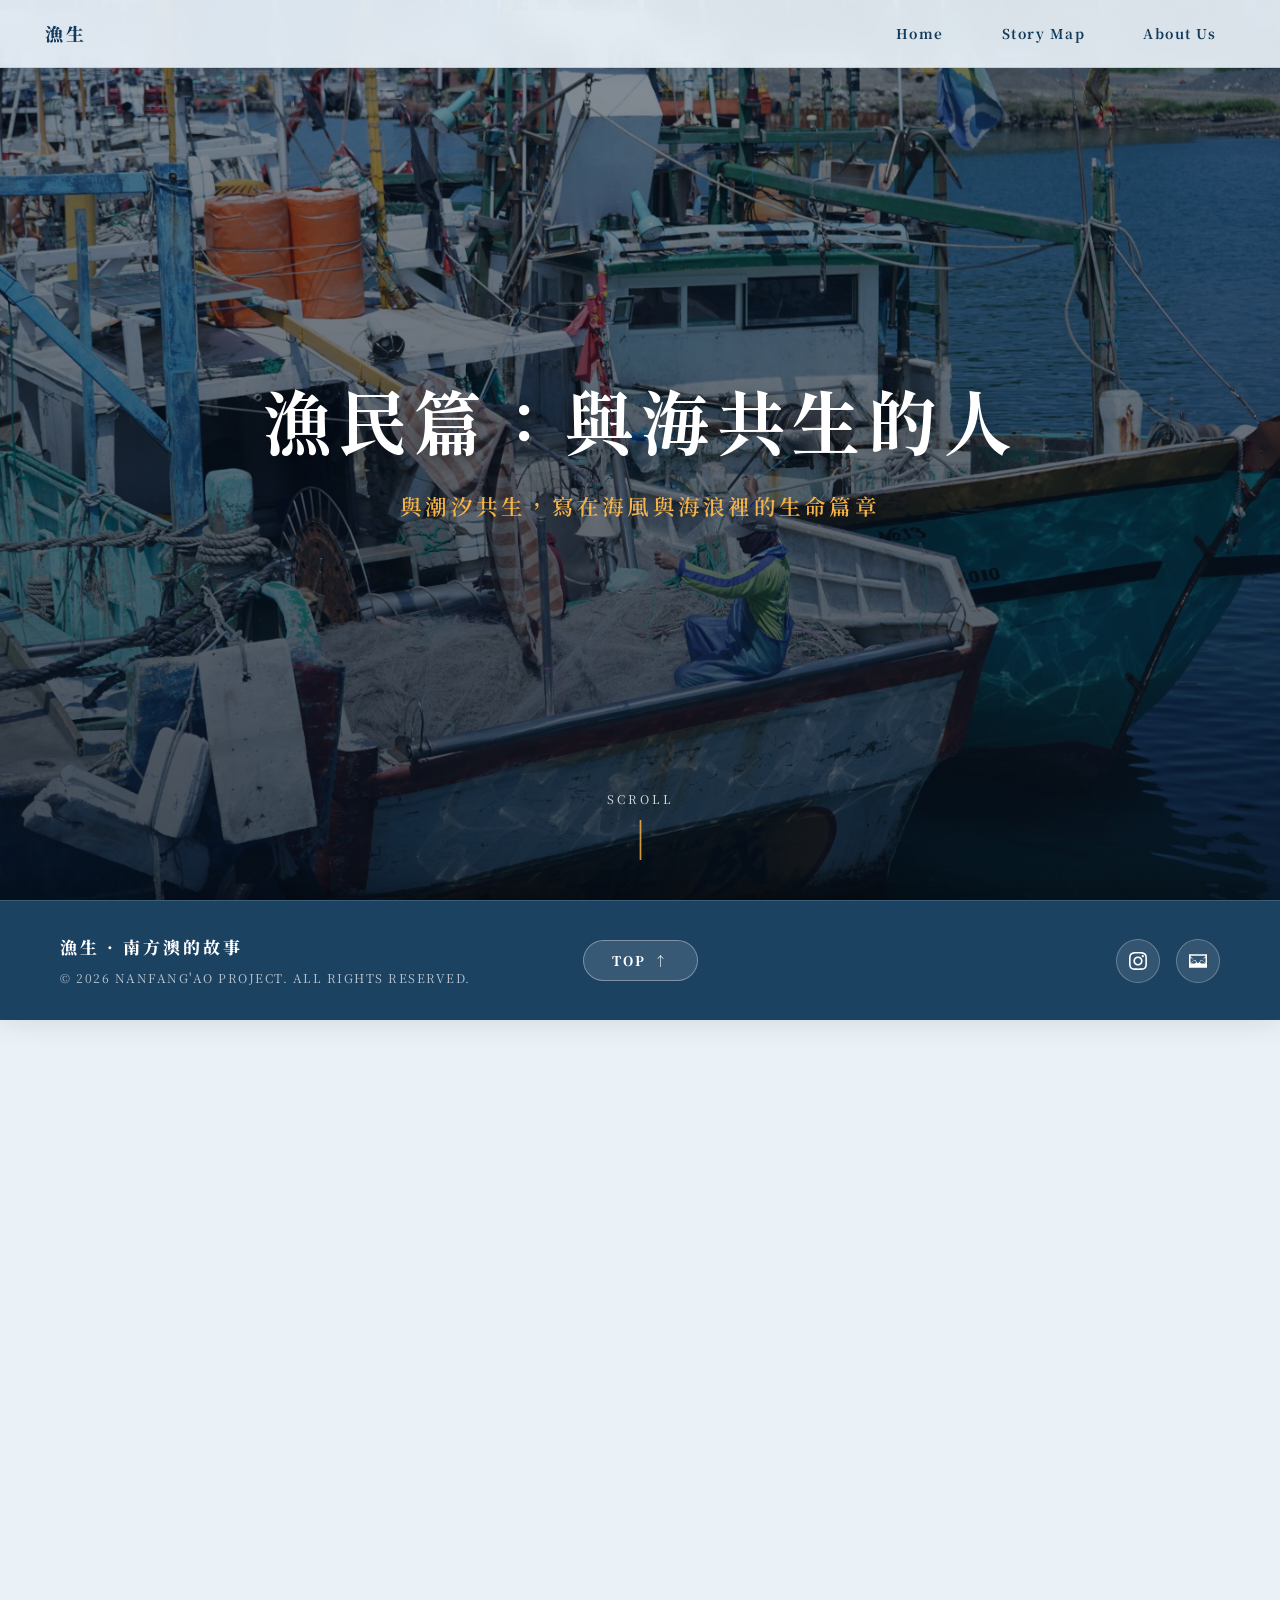
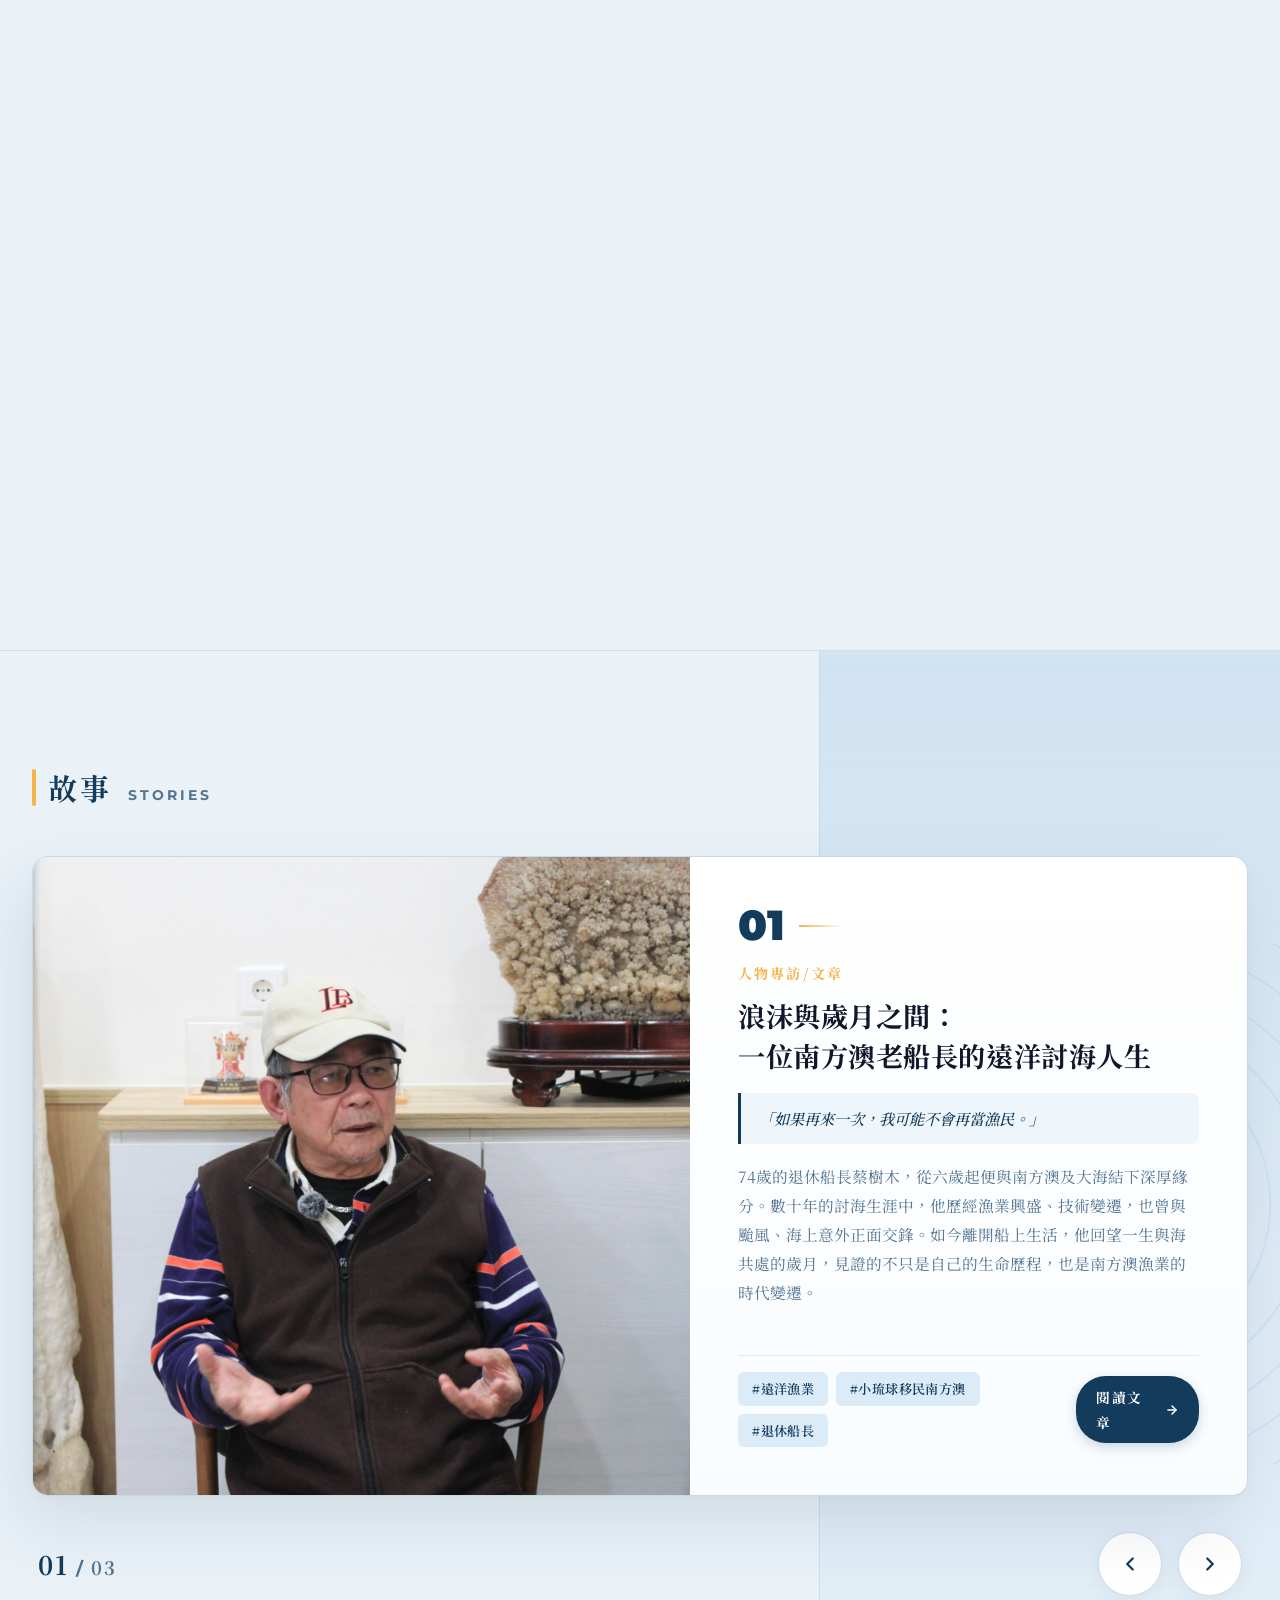
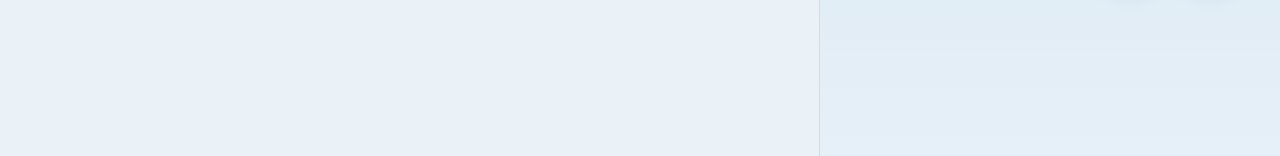
<file: fisherman.html>
<!DOCTYPE html>
<html lang="zh-TW">
<head>
    <meta charset="UTF-8">
    <meta name="viewport" content="width=device-width, initial-scale=1.0">
    <title>漁民篇｜與海共生的人</title>
    <!-- Google Fonts -->
    <link rel="preconnect" href="https://fonts.googleapis.com">
    <link rel="preconnect" href="https://fonts.gstatic.com" crossorigin>
    <link href="https://fonts.googleapis.com/css2?family=Montserrat:wght@400;600;700;800;900&family=Noto+Serif+TC:wght@400;600;700;900&family=Shippori+Mincho:wght@700;800&display=swap" rel="stylesheet">

    <style>
        :root {
            --ocean-deep: #133b5c;          /* 核心主色：深海湛藍 */
            --ocean-blue: #214a6e;          /* 亮藍主調 */
            --ocean-soft: #4382b5;          /* 輔助淺藍 */
            --text-main: #133b5c;
            --text-muted: #537591;
            --accent-gold: #f5b349;         /* 統一黃色/金黃強調色 */
            --ocean-soft-bg: #eaf2f8;       /* 淺海柔和藍底色 */
            --ocean-circle-tint: #b8d5ed;   /* 等深線圓圈淡色 */
            --text-dark: #0f172a;
            --border-soft: #d0deeb;
            --transition-book: cubic-bezier(0.25, 1, 0.5, 1);
        }

        * {
            margin: 0;
            padding: 0;
            box-sizing: border-box;
            font-family: "Noto Serif TC", "Montserrat", serif;
        }

        html {
            scroll-behavior: smooth;
        }

        body {
            background-color: var(--ocean-soft-bg);
            color: var(--text-dark);
            line-height: 1.8;
            overflow-x: hidden;
        }

        /* ===================================================
           🌊 1. 頂部導覽列 (對齊指定配色與規格，無漢堡鈕)
           =================================================== */
        .top-notice-bar {
            position: fixed;
            top: 0; left: 0;
            width: 100%; 
            height: 68px;
            background-color: rgba(240, 248, 255, 0.9);
            backdrop-filter: blur(14px);
            border-bottom: 1px solid rgba(19, 59, 92, 0.15);
            display: flex;
            justify-content: space-between;
            align-items: center;
            padding: 0 45px;
            z-index: 100;
            box-shadow: 0 4px 20px rgba(19, 59, 92, 0.08);
        }

        .notice-brand-title {
            font-size: 18px;
            font-weight: 800;
            color: var(--ocean-deep);
            letter-spacing: 3px;
            text-decoration: none;
            cursor: pointer;
            transition: opacity 0.2s ease;
        }

        .notice-brand-title:hover {
            opacity: 0.8;
        }

        .top-nav-links {
            display: flex;
            align-items: center;
            gap: 20px;
        }

        .nav-item-link {
            text-decoration: none;
            color: var(--ocean-deep);
            font-size: 13.5px;
            font-weight: 700;
            letter-spacing: 1.5px;
            padding: 8px 18px;
            border-radius: 25px;
            border: 1px solid transparent;
            transition: all 0.25s ease;
        }

        .nav-item-link:hover, .nav-item-link.active {
            background-color: rgba(19, 59, 92, 0.08);
            border-color: rgba(19, 59, 92, 0.2);
            color: var(--ocean-blue);
        }

        /* ===================================================
           🎬 2. Sticky 滾動驅動場景
           =================================================== */
        .sticky-scroll-wrapper {
            position: relative;
            height: 250vh;
            background-color: var(--ocean-soft-bg);
        }

        .sticky-scene {
            position: sticky;
            top: 0;
            left: 0;
            width: 100vw;
            height: 100vh;
            overflow: hidden;
        }

        /* 封面圖層 */
        .hero-cover-layer {
            position: absolute;
            top: 0;
            left: 0;
            width: 100%;
            height: 100%;
            z-index: 10;
            display: flex;
            align-items: center;
            justify-content: center;
            background: linear-gradient(rgba(6, 17, 30, 0.45), rgba(6, 17, 30, 0.75)),
                        url('image/ch1-1_cover.JPG') center/cover no-repeat;
            will-change: opacity, transform;
            transition: opacity 0.1s linear;
        }

        .hero-content {
            text-align: center;
            color: #ffffff;
            padding: 0 24px;
            max-width: 900px;
        }

        /* 封面大標題使用明朝體 */
        .hero-title {
            font-family: 'Shippori Mincho', "Noto Serif TC", serif;
            font-size: clamp(2.4rem, 5.5vw, 4.5rem);
            font-weight: 800;
            letter-spacing: 0.08em;
            line-height: 1.25;
            margin-bottom: 1.5rem;
            text-shadow: 0 4px 20px rgba(0, 0, 0, 0.35);
        }

        /* 統一黃色副標題 */
        .hero-subtitle {
            font-size: clamp(1.1rem, 2vw, 1.35rem);
            font-weight: 600;
            letter-spacing: 0.15em;
            color: var(--accent-gold);
        }

        .scroll-down {
            position: absolute;
            bottom: 40px;
            left: 50%;
            transform: translateX(-50%);
            display: flex;
            flex-direction: column;
            align-items: center;
            color: #ffffff;
            font-family: 'Montserrat', sans-serif;
            font-size: 0.75rem;
            letter-spacing: 0.25em;
            opacity: 0.85;
            text-decoration: none;
        }

        .scroll-line {
            width: 2px;
            height: 40px;
            background: rgba(255, 255, 255, 0.2);
            margin-top: 10px;
            position: relative;
            overflow: hidden;
        }

        .scroll-line::after {
            content: '';
            position: absolute;
            top: 0;
            left: 0;
            width: 100%;
            height: 100%;
            background: var(--accent-gold);
            animation: scrollLineDrop 2s infinite;
        }

        @keyframes scrollLineDrop {
            0% { transform: translateY(-100%); }
            100% { transform: translateY(100%); }
        }

        /* 藍色斜切大色塊 (等深線圓圈紋理) */
        .ocean-slash-block {
            position: absolute;
            bottom: -30vh;
            right: -30vw;
            width: 130vw;
            height: 110vh;
            background: linear-gradient(135deg, #103158 0%, var(--ocean-blue) 60%, var(--ocean-deep) 100%);
            transform: rotate(-15deg) translate(50vw, 40vh);
            z-index: 2;
            transform-origin: center center;
            will-change: transform;
            box-shadow: -20px 0 60px rgba(0, 0, 0, 0.25);
        }

        .ocean-contour-lines {
            position: absolute;
            width: 100%;
            height: 100%;
            opacity: 0.18;
            background-image: repeating-radial-gradient(circle at 60% 40%, transparent 0, transparent 28px, rgba(245, 179, 73, 0.5) 29px, transparent 30px);
        }

        /* 導言文字 */
        .intro-cut-stage {
            position: absolute;
            top: 0;
            left: 0;
            width: 100%;
            height: 100%;
            z-index: 4;
            display: flex;
            align-items: center;
            justify-content: center;
            padding: 0 40px;
            pointer-events: none;
        }

        .intro-text-inner {
            max-width: 1200px;
            width: 100%;
            mix-blend-mode: difference;
            color: #ffffff;
        }

        .intro-section-tag {
            font-family: 'Montserrat', sans-serif;
            font-size: 0.95rem;
            font-weight: 700;
            letter-spacing: 0.25em;
            text-transform: uppercase;
            margin-bottom: 2rem;
            display: inline-block;
            color: var(--accent-gold);
        }

        .intro-lead-text {
            font-family: 'Shippori Mincho', "Noto Serif TC", serif;
            font-size: clamp(1.8rem, 3.4vw, 2.6rem);
            font-weight: 700;
            line-height: 1.65;
            margin-bottom: 2rem;
            letter-spacing: 0.04em;
            color: var(--accent-gold);
        }

        .intro-body-text {
            font-size: 1.15rem;
            line-height: 2.3;
            letter-spacing: 0.03em;
            opacity: 0.9;
        }

        /* ===================================================
           📖 3. 翻頁文章專區
           =================================================== */
        .stories-section {
            padding: 110px 0 160px 0;
            background-color: var(--ocean-soft-bg);
            position: relative;
            z-index: 20;
            overflow: hidden;
            border-top: 1px solid var(--border-soft);
        }

        .stories-ocean-sidebar {
            position: absolute;
            top: 0;
            right: 0;
            width: 36%;
            height: 100%;
            background: linear-gradient(180deg, rgba(184, 213, 237, 0.5) 0%, rgba(200, 224, 244, 0.15) 100%);
            border-left: 1px solid rgba(184, 213, 237, 0.6);
            pointer-events: none;
            overflow: hidden;
            z-index: 1;
        }

        .sidebar-concentric-circles {
            position: absolute;
            top: 50%;
            right: -100px;
            transform: translateY(-50%);
            width: 520px;
            height: 520px;
            opacity: 0.55;
            background-image: repeating-radial-gradient(circle at center, transparent 0, transparent 35px, var(--ocean-circle-tint) 36px, transparent 38px);
        }

        .stories-container {
            max-width: 1320px;
            margin: 0 auto;
            padding: 0 32px;
            position: relative;
            z-index: 2;
        }

        /* 人文刊物風格章節標頭 */
        .stories-header {
            margin-bottom: 42px;
        }

        .editorial-header {
            display: flex;
            align-items: baseline;
            gap: 16px;
        }

        .editorial-title {
            font-family: 'Shippori Mincho', "Noto Serif TC", serif;
            font-size: 1.85rem;
            font-weight: 800;
            letter-spacing: 0.06em;
            color: var(--ocean-deep);
            position: relative;
            padding-left: 16px;
        }

        .editorial-title::before {
            content: '';
            position: absolute;
            left: 0;
            top: 15%;
            width: 4px;
            height: 70%;
            background-color: var(--accent-gold);
            border-radius: 2px;
        }

        .editorial-subtitle {
            font-family: 'Montserrat', sans-serif;
            font-size: 0.85rem;
            font-weight: 700;
            letter-spacing: 0.22em;
            color: var(--text-muted);
            text-transform: uppercase;
        }

        /* 3D 翻書視窗容器 */
        .book-flip-viewport {
            perspective: 2200px;
            width: 100%;
            position: relative;
            min-height: 640px;
        }

        /* 單個書頁卡片 */
        .book-page {
            position: absolute;
            top: 0;
            left: 0;
            width: 100%;
            height: 100%;
            transform-origin: left center;
            transition: transform 0.9s var(--transition-book), opacity 0.5s ease, visibility 0.9s;
            backface-visibility: hidden;
            opacity: 0;
            visibility: hidden;
            transform: rotateY(75deg) scale(0.92);
        }

        .book-page.active {
            opacity: 1;
            visibility: visible;
            transform: rotateY(0deg) scale(1);
            z-index: 5;
        }

        .book-page.flipped {
            opacity: 0;
            visibility: hidden;
            transform: rotateY(-90deg) scale(0.92);
            z-index: 1;
        }

        /* 精緻卡片框架 */
        .story-card {
            background: #ffffff;
            border: 1px solid rgba(190, 210, 230, 0.85);
            border-radius: 16px;
            display: grid;
            grid-template-columns: 1.18fr 1fr;
            min-height: 640px;
            box-shadow: -15px 30px 70px rgba(12, 35, 64, 0.1), 0 4px 15px rgba(0, 0, 0, 0.03);
            overflow: hidden;
            position: relative;
        }

        .story-card::before {
            content: '';
            position: absolute;
            top: 0;
            left: 0;
            width: 8px;
            height: 100%;
            background: linear-gradient(90deg, rgba(6, 17, 30, 0.15) 0%, rgba(6, 17, 30, 0.05) 50%, transparent 100%);
            z-index: 4;
        }

        .card-image-wrap {
            position: relative;
            overflow: hidden;
            background-color: var(--ocean-deep);
        }

        .card-image-wrap img {
            width: 100%;
            height: 100%;
            object-fit: cover;
            transition: transform 1.2s cubic-bezier(0.16, 1, 0.3, 1);
        }

        .story-card:hover .card-image-wrap img {
            transform: scale(1.05);
        }

        .card-content {
            padding: 48px 48px;
            display: flex;
            flex-direction: column;
            justify-content: space-between;
            background: linear-gradient(180deg, #ffffff 0%, #f9fcff 100%);
        }

        .card-num {
            font-family: 'Montserrat', sans-serif;
            font-size: 2.6rem;
            font-weight: 900;
            color: var(--ocean-deep);
            line-height: 1;
            margin-bottom: 14px;
            display: flex;
            align-items: center;
            gap: 14px;
        }

        .card-num::after {
            content: '';
            display: inline-block;
            width: 45px;
            height: 2px;
            background: linear-gradient(90deg, var(--accent-gold), transparent);
        }

        .card-role {
            font-size: 0.88rem;
            color: var(--accent-gold);
            letter-spacing: 0.15em;
            font-weight: 700;
            margin-bottom: 10px;
            text-transform: uppercase;
        }

        .card-title {
            font-size: 1.7rem;
            font-weight: 700;
            line-height: 1.45;
            color: var(--text-dark);
            margin-bottom: 18px;
            letter-spacing: 0.02em;
        }

        .card-quote {
            padding: 12px 18px;
            background: #eef6fc;
            border-left: 3px solid var(--ocean-deep);
            font-style: italic;
            color: var(--ocean-deep);
            font-weight: 500;
            margin-bottom: 18px;
            border-radius: 0 8px 8px 0;
            font-size: 0.95rem;
        }

        .card-description {
            font-size: 0.98rem;
            color: var(--text-muted);
            line-height: 1.85;
            margin-bottom: 24px;
        }

        .card-footer-action {
            display: flex;
            align-items: center;
            justify-content: space-between;
            margin-top: auto;
            padding-top: 16px;
            border-top: 1px solid rgba(208, 222, 235, 0.6);
        }

        .card-tags {
            display: flex;
            flex-wrap: wrap;
            gap: 8px;
        }

        .card-tag-item {
            font-size: 0.82rem;
            color: var(--ocean-deep);
            background: #dbebf8;
            padding: 5px 14px;
            border-radius: 6px;
            font-weight: 600;
            letter-spacing: 0.03em;
        }

        .card-enter-btn {
            display: inline-flex;
            align-items: center;
            gap: 8px;
            background-color: var(--ocean-deep);
            color: #ffffff;
            text-decoration: none;
            font-size: 0.85rem;
            font-weight: 700;
            letter-spacing: 1.2px;
            padding: 9px 20px;
            border-radius: 30px;
            transition: all 0.3s cubic-bezier(0.16, 1, 0.3, 1);
            box-shadow: 0 4px 12px rgba(19, 59, 92, 0.2);
        }

        .card-enter-btn svg {
            width: 14px;
            height: 14px;
            stroke: currentColor;
            transition: transform 0.3s ease;
        }

        .card-enter-btn:hover {
            background-color: var(--ocean-blue);
            color: var(--accent-gold);
            box-shadow: 0 6px 18px rgba(29, 86, 135, 0.35);
            transform: translateY(-2px);
        }

        .card-enter-btn:hover svg {
            transform: translateX(4px);
        }

        /* 翻頁控制項 */
        .slider-controls {
            display: flex;
            align-items: center;
            justify-content: space-between;
            margin-top: 36px;
            padding: 0 6px;
        }

        .slider-pagination {
            font-family: 'Montserrat', sans-serif;
            font-size: 1.15rem;
            font-weight: 700;
            letter-spacing: 0.1em;
            color: var(--text-muted);
        }

        .slider-pagination .current-index {
            color: var(--ocean-deep);
            font-size: 1.6rem;
        }

        .slider-arrows {
            display: flex;
            gap: 16px;
        }

        .nav-btn {
            background: #ffffff;
            border: 1px solid var(--border-soft);
            width: 64px;
            height: 64px;
            border-radius: 50%;
            cursor: pointer;
            display: flex;
            align-items: center;
            justify-content: center;
            transition: all 0.3s var(--transition-book);
            box-shadow: 0 4px 18px rgba(19, 59, 92, 0.06);
        }

        .nav-btn svg {
            width: 22px;
            height: 22px;
            stroke: var(--ocean-deep);
            transition: stroke 0.3s, transform 0.3s;
        }

        .nav-btn:hover {
            background: var(--ocean-deep);
            border-color: var(--ocean-deep);
            box-shadow: 0 8px 25px rgba(19, 59, 92, 0.25);
            transform: scale(1.05);
        }

        .nav-btn:hover svg {
            stroke: var(--accent-gold);
        }

        .nav-btn.next:hover svg {
            transform: translateX(4px);
        }

        .nav-btn.prev:hover svg {
            transform: translateX(-4px);
        }

        /* ===================================================
           ⚓ 4. 滑到最底端升起的 Footer
           =================================================== */
        .site-footer {
            position: fixed;
            bottom: 0; 
            left: 0;
            width: 100vw;
            height: 120px;
            background: rgba(19, 59, 92, 0.96);
            backdrop-filter: blur(16px);
            border-top: 1px solid rgba(255, 255, 255, 0.15);
            color: #ffffff;
            display: grid;
            grid-template-columns: 1fr auto 1fr;
            align-items: center;
            padding: 0 60px;
            z-index: 120;
            transform: translateY(100%);
            transition: transform 0.45s cubic-bezier(0.16, 1, 0.3, 1);
            box-shadow: 0 -15px 40px rgba(0, 0, 0, 0.3);
        }

        .site-footer.show {
            transform: translateY(0);
        }

        .footer-left {
            justify-self: start;
        }

        .footer-left h4 {
            font-size: 17px;
            letter-spacing: 3px;
            font-weight: 800;
        }
        .footer-left p {
            font-size: 12px;
            opacity: 0.7;
            letter-spacing: 1.5px;
            margin-top: 4px;
        }

        .footer-center {
            justify-self: center;
        }

        .footer-back-top-btn {
            background: rgba(255, 255, 255, 0.12);
            border: 1px solid rgba(255, 255, 255, 0.35);
            color: #ffffff;
            padding: 10px 28px;
            border-radius: 30px;
            font-size: 13px;
            font-weight: 800;
            letter-spacing: 2px;
            cursor: pointer;
            transition: all 0.3s ease;
            display: flex;
            align-items: center;
            gap: 8px;
        }

        .footer-back-top-btn:hover {
            background: #ffffff;
            color: var(--ocean-deep);
            border-color: #ffffff;
            transform: translateY(-3px);
            box-shadow: 0 8px 25px rgba(255, 255, 255, 0.25);
        }

        .footer-right {
            justify-self: end;
            display: flex;
            align-items: center;
        }

        .footer-social-links {
            display: flex;
            align-items: center;
            gap: 16px;
        }

        .footer-social-btn {
            width: 44px;
            height: 44px;
            border-radius: 50%;
            background: rgba(255, 255, 255, 0.1);
            border: 1px solid rgba(255, 255, 255, 0.25);
            display: flex;
            justify-content: center;
            align-items: center;
            color: #ffffff;
            text-decoration: none;
            transition: all 0.3s ease;
        }

        .footer-social-btn svg {
            width: 18px;
            height: 18px;
            fill: currentColor;
        }

        .footer-social-btn:hover {
            background: #ffffff;
            color: var(--ocean-deep);
            border-color: #ffffff;
            transform: translateY(-4px);
            box-shadow: 0 8px 20px rgba(255, 255, 255, 0.2);
        }

        @media (max-width: 950px) {
            .top-notice-bar {
                padding: 0 20px;
            }
            .book-flip-viewport {
                min-height: 880px;
            }
            .story-card {
                grid-template-columns: 1fr;
                min-height: 880px;
            }
            .card-image-wrap {
                height: 320px;
            }
            .card-content {
                padding: 32px 24px;
            }
            .stories-ocean-sidebar {
                width: 100%;
                opacity: 0.4;
            }
            .site-footer {
                grid-template-columns: 1fr;
                gap: 16px;
                height: auto;
                padding: 24px 20px;
                text-align: center;
            }
            .footer-left, .footer-center, .footer-right {
                justify-self: center;
            }
        }
    </style>
</head>
<body>

    <!-- 🌊 頂部導覽列 (點擊「漁生」Logo 平滑滾動回頂端) -->
    <nav class="top-notice-bar">
        <a href="#heroLayer" class="notice-brand-title" id="navBrandLogo">漁生</a>
        <div class="top-nav-links">
            <a href="index.html" class="nav-item-link">Home</a>
            <a href="storymap.html" class="nav-item-link">Story Map</a>
            <a href="#about" class="nav-item-link">About Us</a>
        </div>
    </nav>

    <!-- 🎬 滾動動畫主場景：封面漸隱 ＋ 藍色色塊提早滑入切出導言 -->
    <div class="sticky-scroll-wrapper" id="scrollTrack">
        <div class="sticky-scene">
            
            <!-- 1. 封面圖文層 -->
            <div class="hero-cover-layer" id="heroLayer">
                <div class="hero-content">
                    <h1 class="hero-title">漁民篇：與海共生的人</h1>
                    <p class="hero-subtitle">與潮汐共生，寫在海風與海浪裡的生命篇章</p>
                </div>
                <a href="#stories" class="scroll-down">
                    <span>SCROLL</span>
                    <div class="scroll-line"></div>
                </a>
            </div>

            <!-- 2. 海洋斜切色塊 (等深線圓圈紋理) -->
            <div class="ocean-slash-block" id="slashBlock">
                <div class="ocean-contour-lines"></div>
            </div>

            <!-- 3. 導言文字 (透過色彩差反轉白字) -->
            <div class="intro-cut-stage">
                <div class="intro-text-inner">
                    <span class="intro-section-tag">Prologue / 導言</span>
                    <h2 class="intro-lead-text">
                        同一片海，不同的討海人生
                    </h2>
                    <p class="intro-body-text">
                       南方澳與海而生，也因漁業而繁榮。從漁港形成、漁船進出，到魚市場裡每日流動的魚貨，漁業不只是南方澳重要的產業，更深深影響著這座港口的生活樣貌。對這裡的人而言，海不只是工作的場所，更是維繫家庭、社區與地方記憶的一部分。<br><br>
                       然而，同一片海，承載的卻是截然不同的討海人生。有人遠赴深海，在漫長的航程中與風浪搏鬥；有人守著熟悉的近海，在潮汐與魚群之間尋找生計；也有人離開家鄉，跨越國境來到南方澳，成為漁業背後不可或缺的勞動者。<br><br>
                       本篇從遠洋漁業、近海漁業與外籍漁工三個角度出發，透過三方人物的生命故事，帶你走進不同身分的海上日常。從出海的辛苦、漁業環境的變化，到離鄉工作的選擇，每個人與海之間，都有一段獨一無二的關係。
                       當我們從不同的位置回望這片海，也會發現，南方澳的漁業不只關於「捕到多少魚」，更關於一群人如何靠海生活、如何在時代變化中尋找自己的位置。海養活了南方澳，而這群討海人，也共同寫下了南方澳的故事。
                    </p>
                </div>
            </div>

        </div>
    </div>

    <!-- 📖 翻頁大方格專區 (共 3 頁，無舊版圓圈標籤，人文刊物風標題) -->
    <main>
        <section class="stories-section" id="stories">
            <!-- 右側 1/3 藍色等深線圓圈背景 -->
            <div class="stories-ocean-sidebar">
                <div class="sidebar-concentric-circles"></div>
            </div>

            <div class="stories-container">
                <!-- 人文刊物風格標頭 -->
                <div class="stories-header">
                    <div class="editorial-header">
                        <span class="editorial-title">故事</span>
                        <span class="editorial-subtitle">Stories</span>
                    </div>
                </div>

                <!-- 3D 翻書視窗 -->
                <div class="book-flip-viewport">
                    
                    <!-- 第 1 頁：蔡樹木老船長 -->
                    <div class="book-page active" data-index="0">
                        <article class="story-card">
                            <div class="card-image-wrap">
                                <img src="image/ch1-5.JPG" onerror="this.src='https://images.unsplash.com/photo-1544551763-46a013bb70d5?auto=format&fit=crop&w=1200&q=80'" alt="老船長 蔡樹木">
                            </div>
                            <div class="card-content">
                                <div>
                                    <div class="card-num">01</div>
                                    <div class="card-role">人物專訪/文章</div>
                                    <h4 class="card-title">浪沫與歲月之間：<br>一位南方澳老船長的遠洋討海人生</h4>
                                    <div class="card-quote">「如果再來一次，我可能不會再當漁民。」</div>
                                    <p class="card-description">
                                        74歲的退休船長蔡樹木，從六歲起便與南方澳及大海結下深厚緣分。數十年的討海生涯中，他歷經漁業興盛、技術變遷，也曾與颱風、海上意外正面交鋒。如今離開船上生活，他回望一生與海共處的歲月，見證的不只是自己的生命歷程，也是南方澳漁業的時代變遷。
                                    </p>
                                </div>
                                <div class="card-footer-action">
                                    <div class="card-tags">
                                        <span class="card-tag-item">#遠洋漁業</span><span class="card-tag-item">#小琉球移民南方澳</span><span class="card-tag-item">#退休船長
                                        </span>
                                    </div>
                                    <a href="ch1-1.html" class="card-enter-btn">
                                        <span>閱讀文章</span>
                                        <svg viewBox="0 0 24 24" fill="none" stroke-width="2.5" stroke-linecap="round" stroke-linejoin="round">
                                            <line x1="5" y1="12" x2="19" y2="12"></line>
                                            <polyline points="12 5 19 12 12 19"></polyline>
                                        </svg>
                                    </a>
                                </div>
                            </div>
                        </article>
                    </div>

                    <!-- 第 2 頁：老漁民 李阿濤 -->
                    <div class="book-page" data-index="1">
                        <article class="story-card">
                            <div class="card-image-wrap">
                                <img src="image/ch1-6.JPG" alt="老漁民 李阿濤">
                            </div>
                            <div class="card-content">
                                <div>
                                    <div class="card-num">02</div>
                                    <div class="card-role">人物專訪/文章</div>
                                    <h4 class="card-title">網住細碎的風浪：<br>李阿濤在南方澳與魩仔魚共生的一輩子</h4>
                                    <div class="card-quote">「再過二十年，南方澳未來可能會變成『外地村』。」</div>
                                    <p class="card-description">
                                        十六歲跟著父親出海，七十五歲的李阿濤在浪尖上度過了近六十年的討海歲月。從十大建設時期的北方澳集體遷村，到如今面對漁具科技化、網路自銷轉型與禁漁期管制，他見證了南方澳漁業的繁盛與人口凋零。即便漁港面臨年輕人退場與世代交替的落寞，老船長對海洋的初心依然未改——海不僅是養家餬口的作業場，更是一生不變的生命歸屬。
                                    </p>
                                </div>
                                <div class="card-footer-action">
                                    <div class="card-tags">
                                        <span class="card-tag-item">#南方澳漁村</span> <span class="card-tag-item">#魩仔魚漁業</span><span class="card-tag-item">#漁業世代變遷</span>
                                    </div>
                                    <a href="ch1-2.html" class="card-enter-btn">
                                        <span>閱讀文章</span>
                                        <svg viewBox="0 0 24 24" fill="none" stroke-width="2.5" stroke-linecap="round" stroke-linejoin="round">
                                            <line x1="5" y1="12" x2="19" y2="12"></line>
                                            <polyline points="12 5 19 12 12 19"></polyline>
                                        </svg>
                                    </a>
                                </div>
                            </div>
                        </article>
                    </div>

                    <!-- 第 3 頁：外籍漁工 -->
                    <div class="book-page" data-index="2">
                        <article class="story-card">
                            <div class="card-image-wrap">
                                <img src="image/ch1-7.JPG" alt="外籍漁工紀實">
                            </div>
                            <div class="card-content">
                                <div>
                                    <div class="card-num">03</div>
                                    <div class="card-role">街頭訪談/影音</div>
                                    <h4 class="card-title">來自異鄉的南方澳討海人：<br>外籍漁工街訪</h4>
                                    <div class="card-quote">「離鄉背井來到這裡，這片海是我們共同的家。」</div>
                                    <p class="card-description">
                                        南方澳不只有台灣漁民，也有許多來自不同國家的外籍漁工，在這片海上工作與生活。他們為什麼來到南方澳？一天的工作是什麼樣子？又怎麼看待這座漁港？透過簡單的街訪，我們走近這群熟悉卻不常被注意的身影，聽聽他們眼中的南方澳。
                                    </p>
                                </div>
                                <div class="card-footer-action">
                                    <div class="card-tags">
                                        <span class="card-tag-item">#外籍漁工</span><span class="card-tag-item">#異鄉討海人</span><span class="card-tag-item">#南方澳漁港</span>
                                    </div>
                                    <a href="ch1-3.html" class="card-enter-btn">
                                        <span>觀看影音</span>
                                        <svg viewBox="0 0 24 24" fill="none" stroke-width="2.5" stroke-linecap="round" stroke-linejoin="round">
                                            <polygon points="5 3 19 12 5 21 5 3"></polygon>
                                        </svg>
                                    </a>
                                </div>
                            </div>
                        </article>
                    </div>

                </div>

                <!-- 翻頁控制項 -->
                <div class="slider-controls">
                    <div class="slider-pagination">
                        <span class="current-index" id="currPage">01</span> / <span id="totalPage">03</span>
                    </div>
                    <div class="slider-arrows">
                        <button class="nav-btn prev" id="prevBtn" aria-label="上一篇">
                            <svg viewBox="0 0 24 24" fill="none" stroke-width="2.5" stroke-linecap="round" stroke-linejoin="round">
                                <polyline points="15 18 9 12 15 6"></polyline>
                            </svg>
                        </button>
                        <button class="nav-btn next" id="nextBtn" aria-label="下一篇">
                            <svg viewBox="0 0 24 24" fill="none" stroke-width="2.5" stroke-linecap="round" stroke-linejoin="round">
                                <polyline points="9 18 15 12 9 6"></polyline>
                            </svg>
                        </button>
                    </div>
                </div>

            </div>
        </section>
    </main>

    <!-- ⚓ 滑到底部升起的 Footer (TOP 在正中間) -->
    <footer class="site-footer" id="siteFooter">
        <div class="footer-left">
            <h4>漁生 · 南方澳的故事</h4>
            <p>© 2026 NANFANG'AO PROJECT. ALL RIGHTS RESERVED.</p>
        </div>

        <div class="footer-center">
            <button class="footer-back-top-btn" id="backToTopBtn">
                <span>TOP</span>
                <span>↑</span>
            </button>
        </div>
        
        <div class="footer-right">
            <div class="footer-social-links">
                <a href="https://instagram.com" target="_blank" rel="noopener noreferrer" class="footer-social-btn" title="Instagram">
                    <svg viewBox="0 0 24 24">
                        <path d="M12 2.163c3.204 0 3.584.012 4.85.07 3.252.148 4.771 1.691 4.919 4.919.058 1.265.069 1.645.069 4.849 0 3.205-.012 3.584-.069 4.849-.149 3.225-1.664 4.771-4.919 4.919-1.266.058-1.644.07-4.85.07-3.204 0-3.584-.012-4.849-.07-3.26-.149-4.771-1.699-4.919-4.92-.058-1.265-.07-1.644-.07-4.849 0-3.204.013-3.583.07-4.849.149-3.227 1.664-4.771 4.919-4.919 1.266-.057 1.645-.069 4.849-.069zm0-2.163c-3.259 0-3.667.014-4.947.072-4.358.2-6.78 2.618-6.98 6.98-.059 1.281-.073 1.689-.073 4.948 0 3.259.014 3.668.072 4.948.2 4.358 2.618 6.78 6.98 6.98 1.281.058 1.689.072 4.948.072 3.259 0 3.668-.014 4.948-.072 4.354-.2 6.782-2.618 6.979-6.98.059-1.28.073-1.689.073-4.948 0-3.259-.014-3.667-.072-4.947-.196-4.354-2.617-6.78-6.979-6.98-1.281-.059-1.69-.073-4.949-.073zm0 5.838c-3.403 0-6.162 2.759-6.162 6.162s2.759 6.163 6.162 6.163 6.162-2.759 6.162-6.163c0-3.403-2.759-6.162-6.162-6.162zm0 10.162c-2.209 0-4-1.79-4-4 0-2.209 1.791-4 4-4s4 1.791 4 4c0 2.21-1.791 4-4 4zm6.406-11.845c-.796 0-1.441.645-1.441 1.44s.645 1.44 1.441 1.44c.795 0 1.439-.645 1.439-1.44s-.644-1.44-1.439-1.44z"/>
                    </svg>
                </a>

                <a href="mailto:contact@nanfangao.tw" class="footer-social-btn" title="聯絡信箱">
                    <svg viewBox="0 0 24 24">
                        <path d="M0 3v18h24v-18h-24zm6.623 7.929l-4.623 3.771v-9.14l4.623 5.369zm3.456 2.071l-1.929 2.257h-6.15l6.079-4.965 2 2.708zm4.042 0l2-2.708 6.079 4.965h-6.15l-1.929-2.257zm3.456-2.071l4.423-5.369v9.14l-4.423-3.771zm-15.577-5.929h20v2.443l-10 7.557-10-7.557v-2.443z"/>
                    </svg>
                </a>
            </div>
        </div>
    </footer>

    <!-- JavaScript：精準滾動計算、提早到位的斜切動畫、3D 翻書與 Footer 彈出 -->
    <script>
        const scrollTrack = document.getElementById('scrollTrack');
        const heroLayer = document.getElementById('heroLayer');
        const slashBlock = document.getElementById('slashBlock');
        const siteFooter = document.getElementById('siteFooter');
        const backToTopBtn = document.getElementById('backToTopBtn');
        const navBrandLogo = document.getElementById('navBrandLogo');

        // === 1. 點擊「漁生」Logo 平滑滾動至最頂端 ===
        navBrandLogo.addEventListener('click', (e) => {
            e.preventDefault();
            window.scrollTo({ top: 0, behavior: 'smooth' });
        });

        // === 2. 滾動驅動：封面淡出 ＋ 藍色大色塊「提早到位」 ===
        window.addEventListener('scroll', () => {
            const trackRect = scrollTrack.getBoundingClientRect();
            const trackHeight = scrollTrack.offsetHeight - window.innerHeight;
            
            let rawProgress = -trackRect.top / trackHeight;
            rawProgress = Math.max(0, Math.min(1, rawProgress));

            // (1) 封面層在滾動前 25% 迅速淡出
            if (rawProgress <= 0.28) {
                const coverOpacity = 1 - (rawProgress / 0.28);
                heroLayer.style.opacity = coverOpacity;
                heroLayer.style.transform = `translateY(-${rawProgress * 70}px)`;
                heroLayer.style.pointerEvents = coverOpacity <= 0.05 ? 'none' : 'auto';
            } else {
                heroLayer.style.opacity = 0;
                heroLayer.style.pointerEvents = 'none';
            }

            // (2) 藍色色塊提早到位
            const acceleratedProgress = Math.min(1, rawProgress / 0.55);

            const startX = 50, targetX = -18;
            const startY = 40, targetY = -8;
            const currentX = startX + (targetX - startX) * acceleratedProgress;
            const currentY = startY + (targetY - startY) * acceleratedProgress;
            const rotation = -15 + acceleratedProgress * 2;

            slashBlock.style.transform = `rotate(${rotation}deg) translate(${currentX}vw, ${currentY}vh)`;

            // (3) Footer 滾動到底部時自動升起
            const scrollPosition = window.innerHeight + window.pageYOffset;
            const threshold = document.documentElement.scrollHeight - 60;

            if (scrollPosition >= threshold) {
                siteFooter.classList.add('show');
            } else {
                siteFooter.classList.remove('show');
            }
        }, { passive: true });

        // === 3. 回到頂端按鈕 ===
        backToTopBtn.addEventListener('click', () => {
            window.scrollTo({ top: 0, behavior: 'smooth' });
        });

        // === 4. 3D 書本翻頁切換邏輯 (Book Flip，共 3 頁) ===
        const pages = document.querySelectorAll('.book-page');
        const prevBtn = document.getElementById('prevBtn');
        const nextBtn = document.getElementById('nextBtn');
        const currPage = document.getElementById('currPage');

        let currentPageIndex = 0;
        const totalPages = pages.length;

        function updateBookFlip(newIndex) {
            pages.forEach((page, idx) => {
                page.classList.remove('active', 'flipped');
                if (idx === newIndex) {
                    page.classList.add('active');
                } else if (idx < newIndex) {
                    page.classList.add('flipped');
                }
            });

            currentPageIndex = newIndex;
            currPage.textContent = String(currentPageIndex + 1).padStart(2, '0');
        }

        // 下一頁 (向右翻書)
        nextBtn.addEventListener('click', () => {
            const nextIndex = (currentPageIndex + 1) % totalPages;
            updateBookFlip(nextIndex);
        });

        // 上一頁 (向左翻書)
        prevBtn.addEventListener('click', () => {
            const prevIndex = (currentPageIndex - 1 + totalPages) % totalPages;
            updateBookFlip(prevIndex);
        });
    </script>
</body>
</html>
</file>
